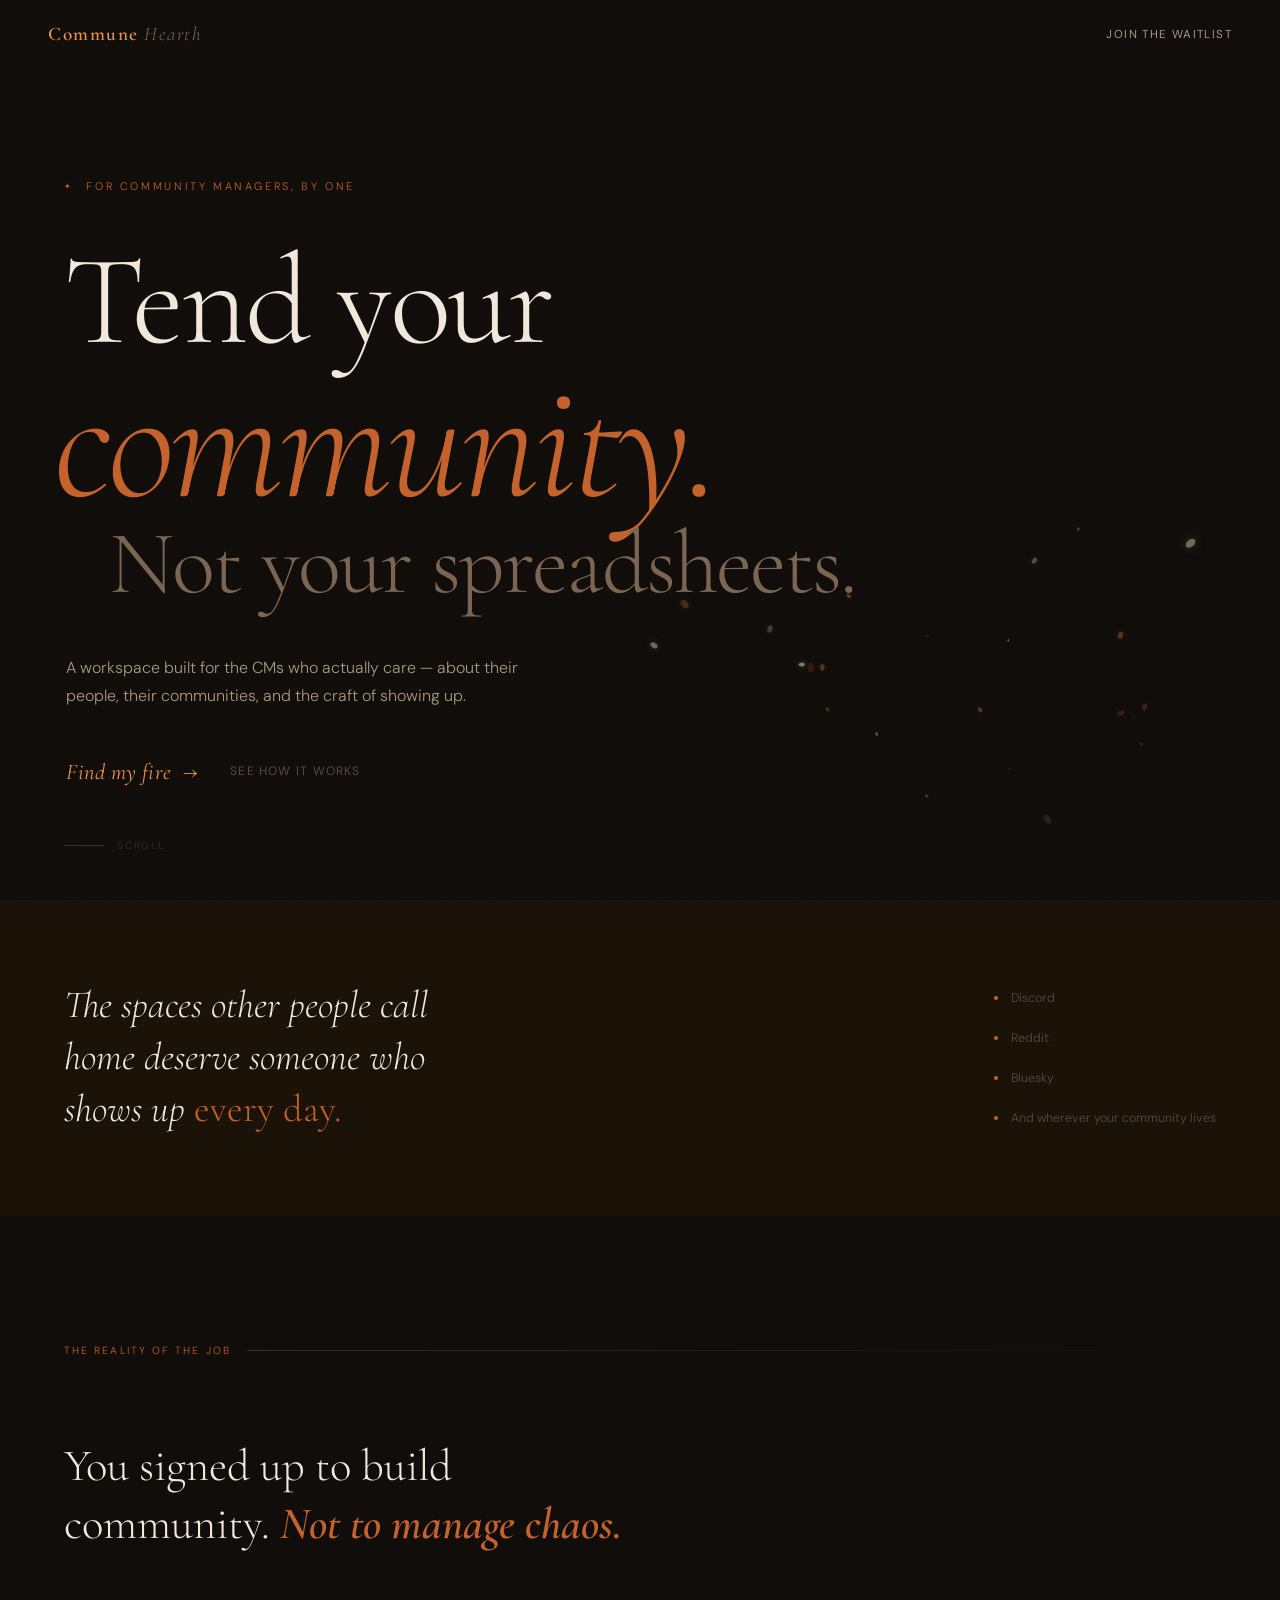
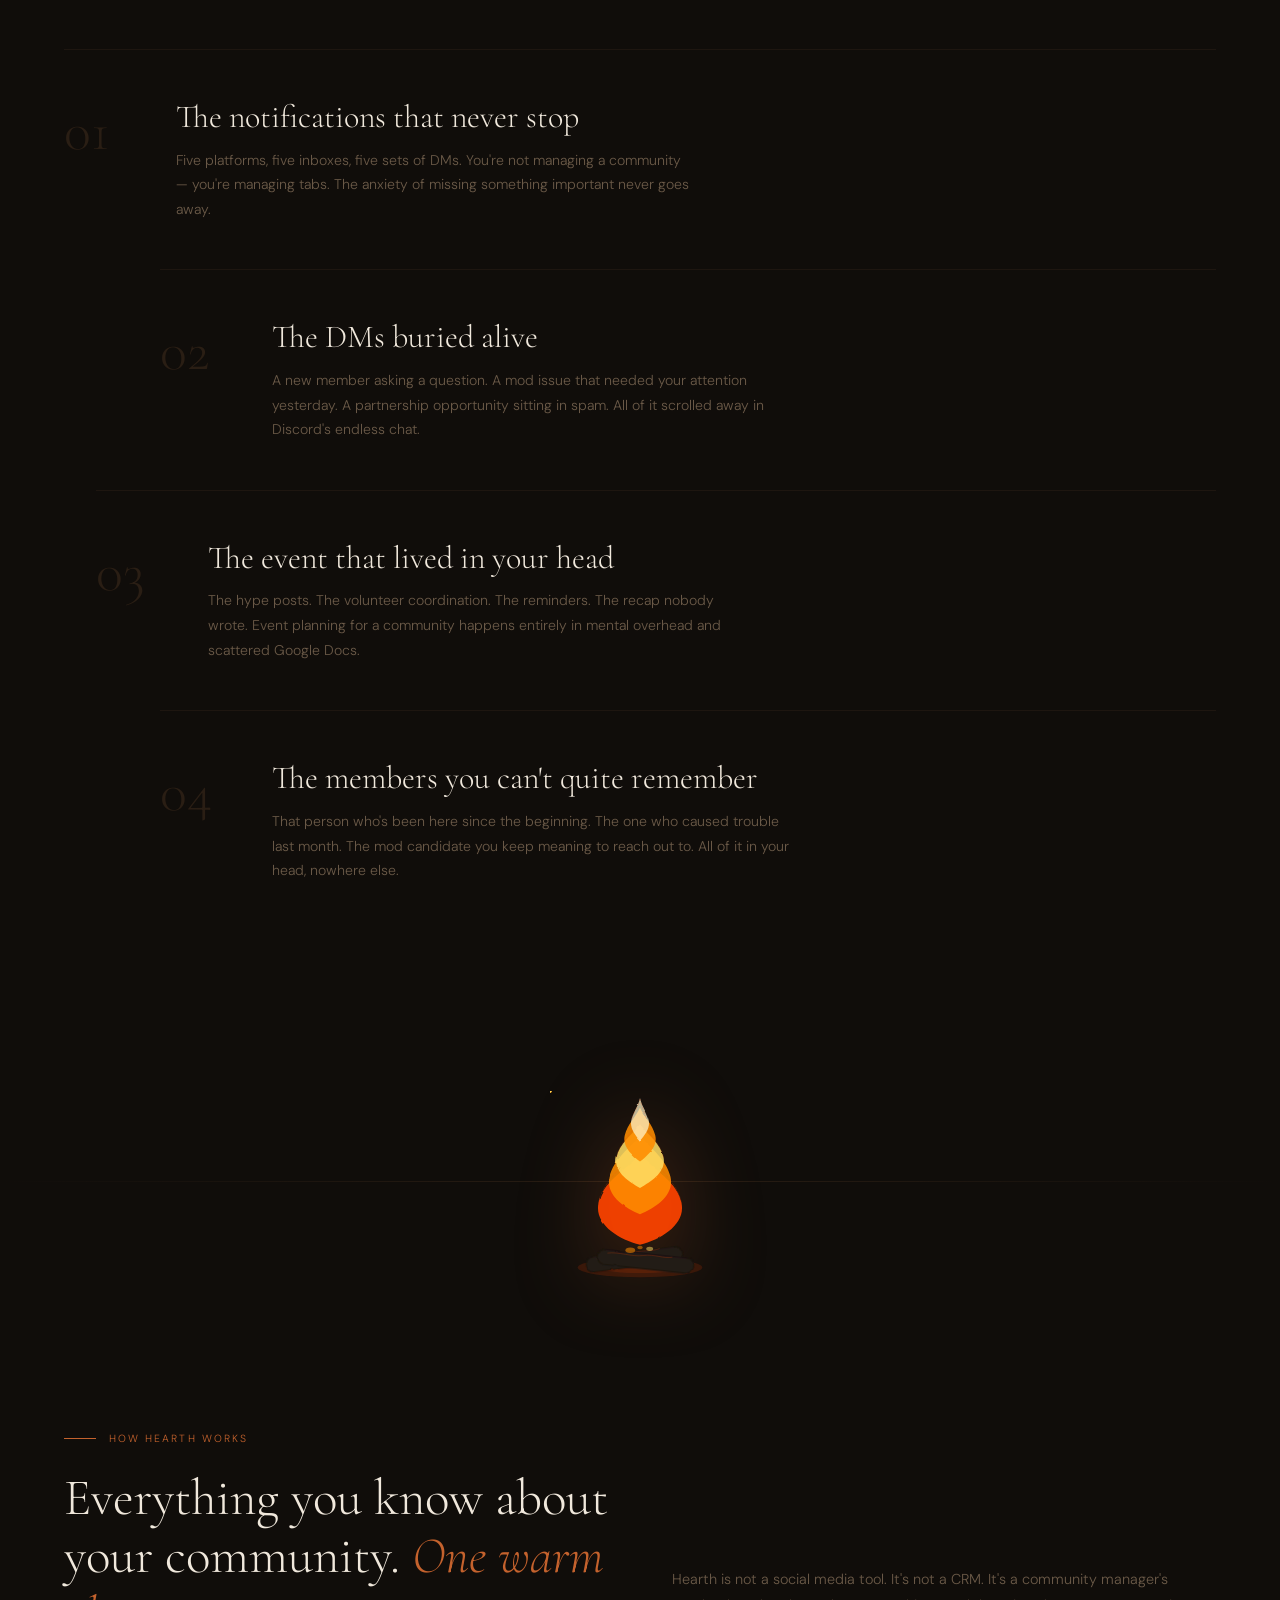
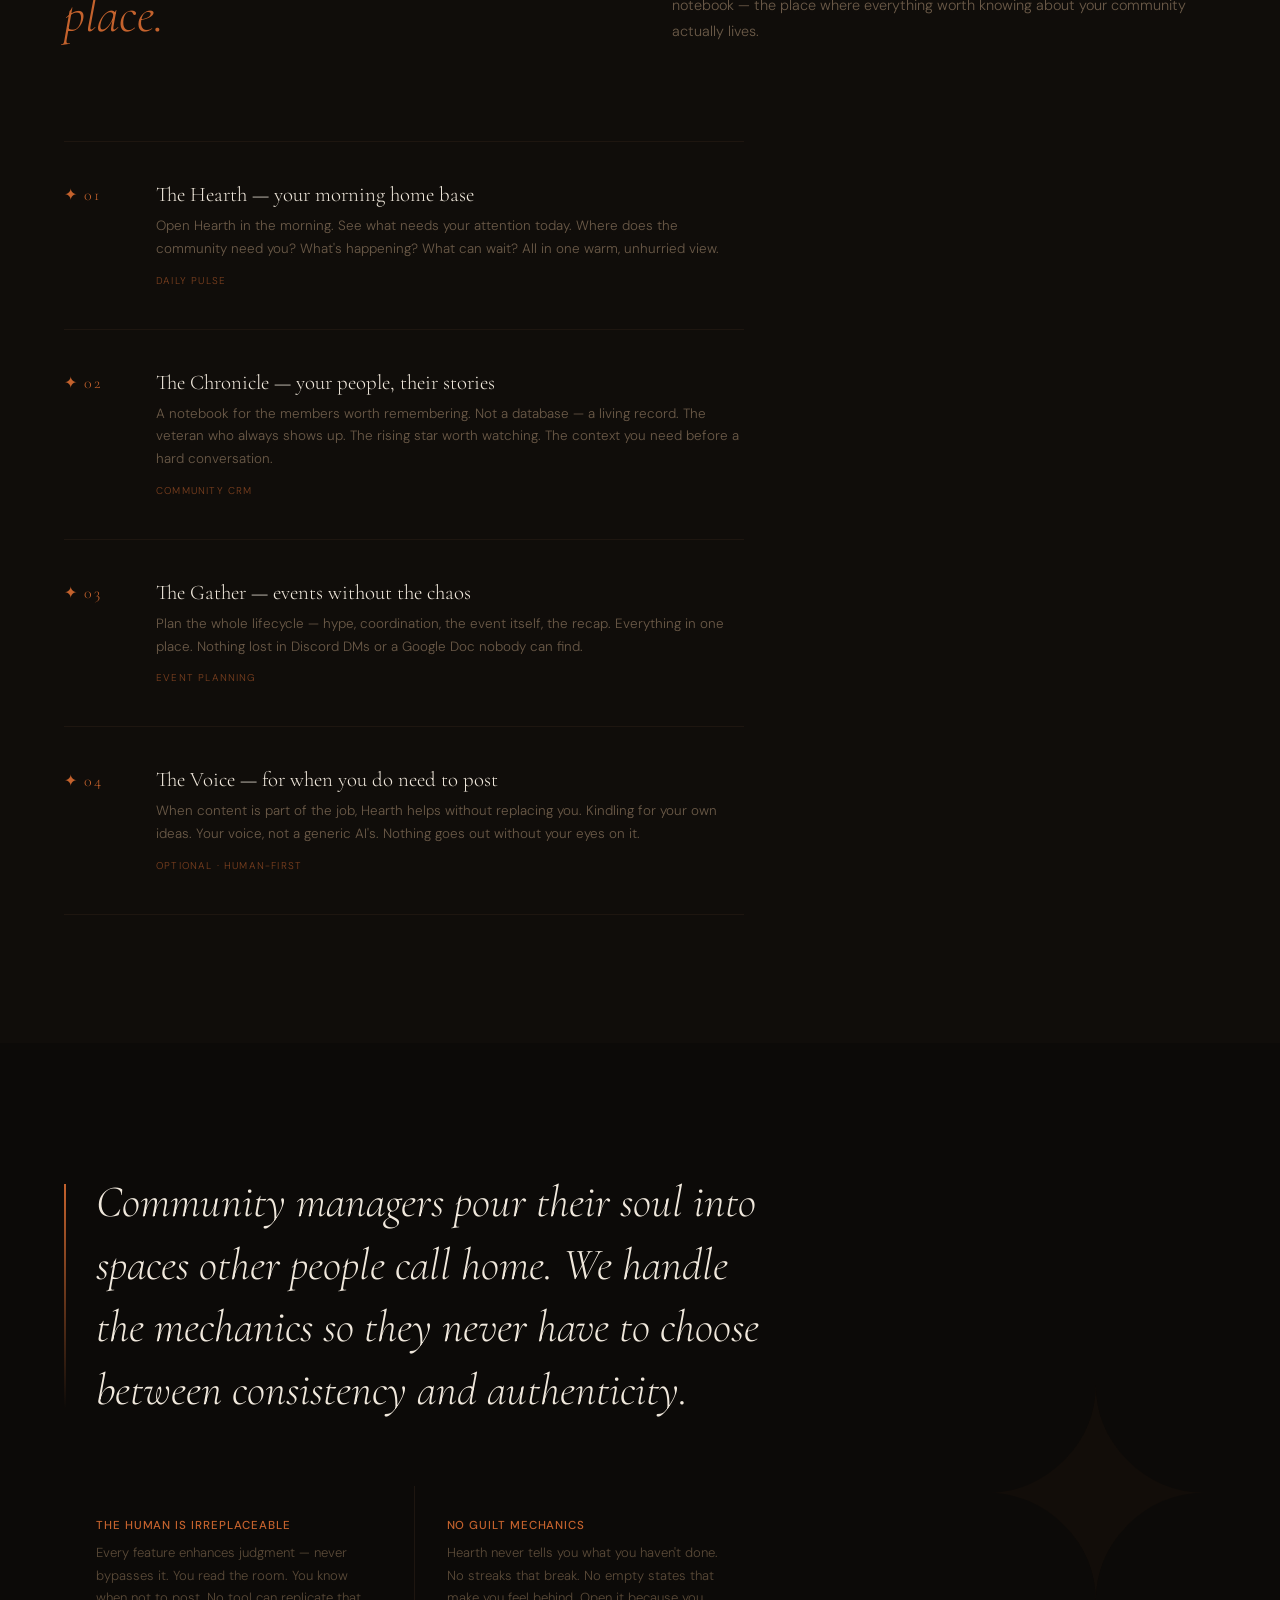
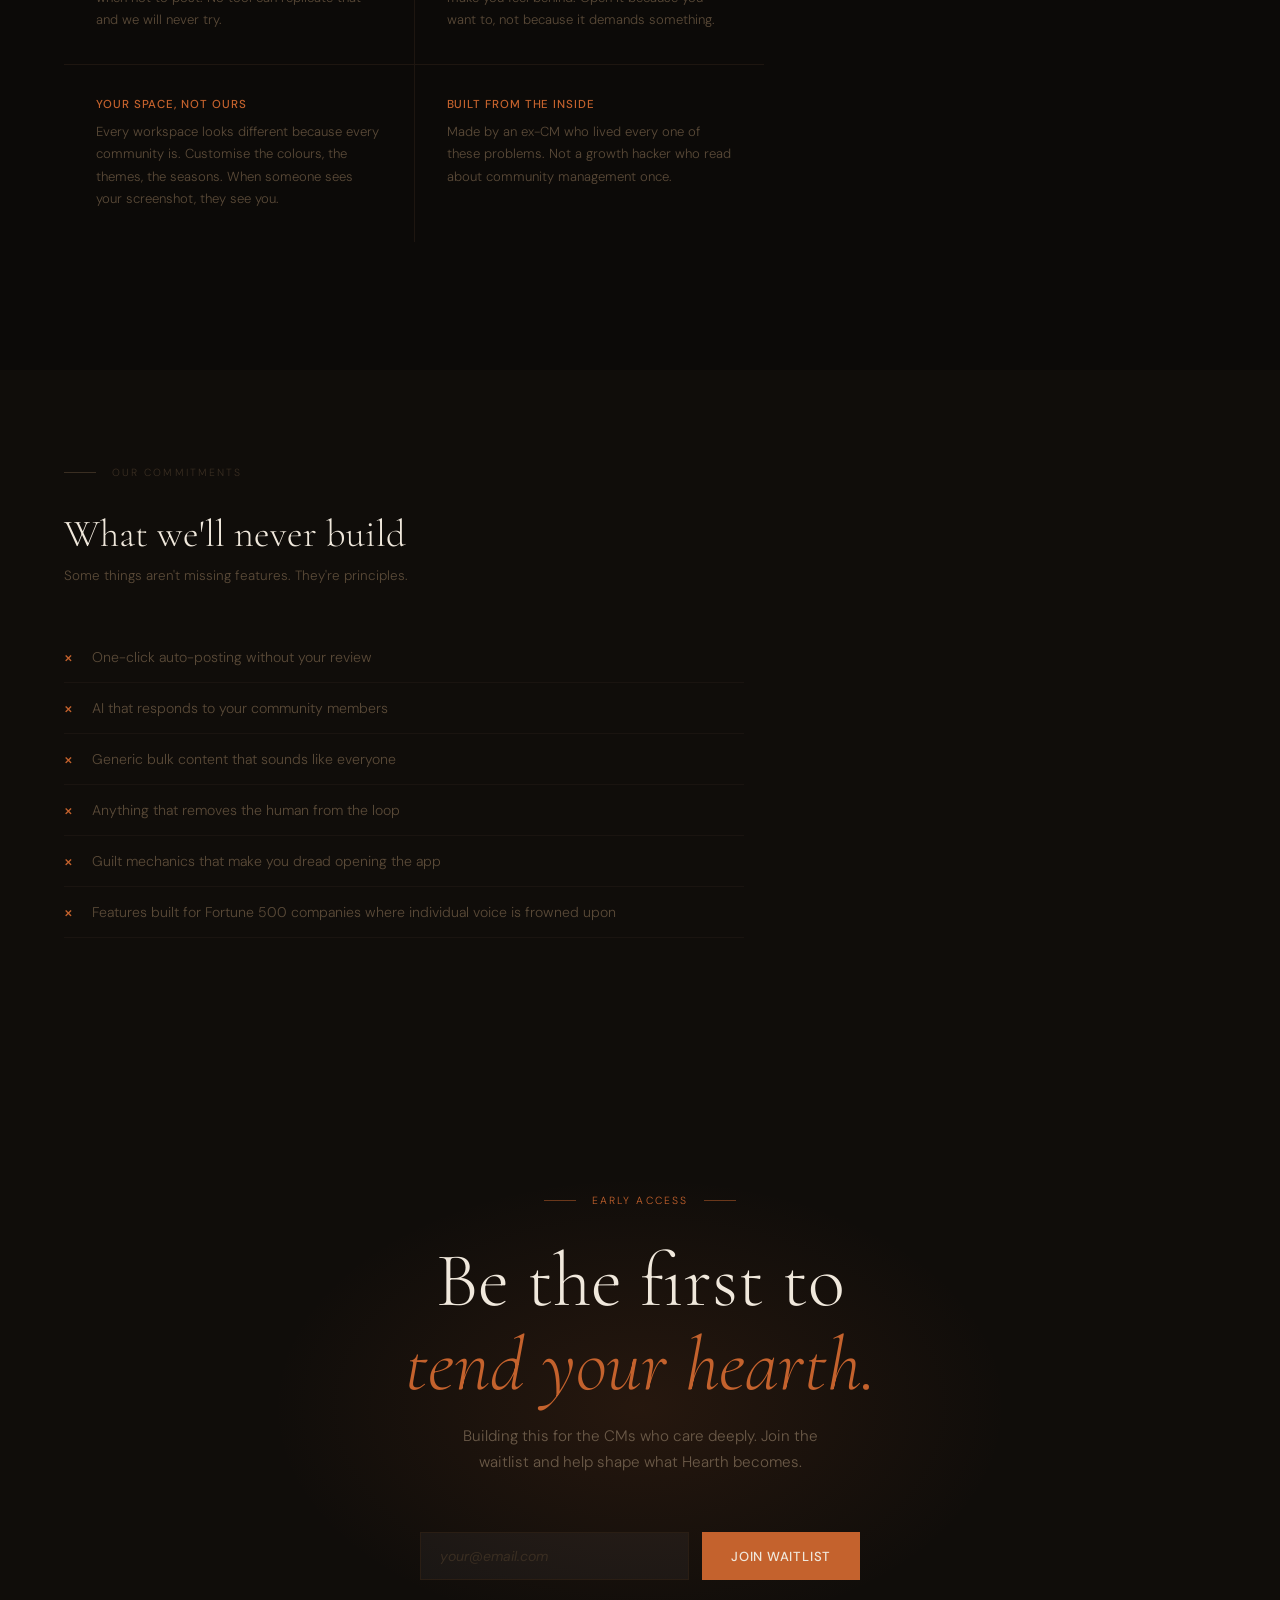
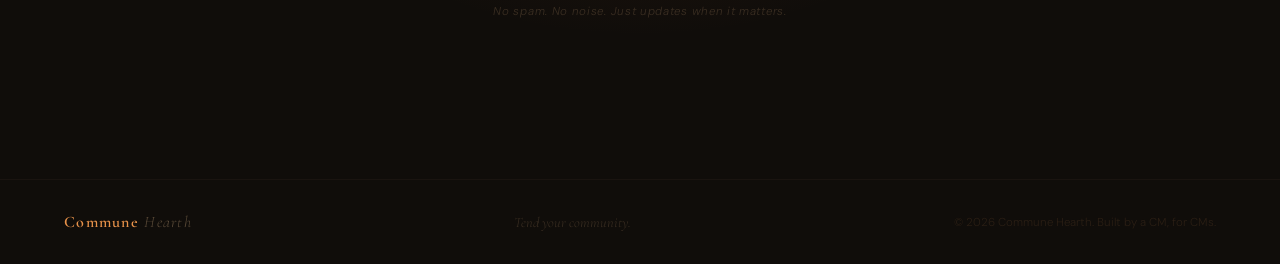
<file: index.html>
<!DOCTYPE html>
<html lang="en">
<head>
<meta charset="UTF-8">
<meta name="viewport" content="width=device-width, initial-scale=1.0">
<title>Commune Hearth — Tend Your Community</title>
<link rel="stylesheet" href="shared/base.css">
<link href="https://fonts.googleapis.com/css2?family=Cormorant+Garamond:ital,wght@0,300;0,400;0,600;1,300;1,400&family=DM+Sans:wght@300;400;500&display=swap" rel="stylesheet">
<style>
*, *::before, *::after { box-sizing: border-box; margin: 0; padding: 0; }
body { display: block; overflow-x: hidden; background: #100d0a; color: #f0e8dc; font-family: 'DM Sans', sans-serif; font-weight: 300; }

/* ── TEXTURE OVERLAY ── */
body::after {
  content: ''; position: fixed; inset: 0; pointer-events: none; z-index: 999;
  background-image: url("data:image/svg+xml,%3Csvg viewBox='0 0 512 512' xmlns='http://www.w3.org/2000/svg'%3E%3Cfilter id='n'%3E%3CfeTurbulence type='fractalNoise' baseFrequency='0.75' numOctaves='4' stitchTiles='stitch'/%3E%3C/filter%3E%3Crect width='100%25' height='100%25' filter='url(%23n)' opacity='0.04'/%3E%3C/svg%3E");
  opacity: 0.5; mix-blend-mode: overlay;
}

/* ── NAV ── */
nav {
  position: fixed; top: 0; left: 0; right: 0; z-index: 100;
  padding: 1.4rem 3rem; display: flex; align-items: center;
  justify-content: space-between;
}
.logo {
  font-family: 'Cormorant Garamond', serif; font-size: 1.2rem; font-weight: 600;
  letter-spacing: 0.08em; color: #e8924a; text-decoration: none;
}
.logo span { font-weight: 300; font-style: italic; color: #7a6552; }
.nav-cta {
  font-size: 0.72rem; letter-spacing: 0.12em; text-transform: uppercase;
  color: #a89880; text-decoration: none; cursor: pointer;
  background: none; font-family: 'DM Sans', sans-serif; transition: color 0.3s;
  border: none; padding: 0;
}
.nav-cta:hover { color: #f0e8dc; }

/* ── HERO ── */
.hero {
  min-height: 100vh; display: flex; flex-direction: column;
  justify-content: center; padding: 10rem 4rem 6rem;
  position: relative; overflow: hidden;
}
canvas#ember-canvas {
  position: absolute; inset: 0; width: 100%; height: 100%;
  pointer-events: none; z-index: 0;
}
.hero-inner { position: relative; z-index: 1; }

/* GIANT HEADLINE — breaks the grid intentionally */
.hero-eyebrow {
  font-size: 0.68rem; letter-spacing: 0.24em; text-transform: uppercase;
  color: #c4622d; margin-bottom: 3rem;
  opacity: 0; animation: fadeUp 0.8s ease forwards 0.2s;
  display: flex; align-items: center; gap: 0.8rem;
}
.hero-eyebrow::before { content: '✦'; font-size: 0.5rem; }

.hero-headline {
  margin-bottom: 3rem;
  opacity: 0; animation: fadeUp 0.8s ease forwards 0.4s;
}
.hero-headline .line {
  display: block;
  font-family: 'Cormorant Garamond', serif;
  font-weight: 300;
  line-height: 0.95;
  letter-spacing: -0.02em;
}
/* Each line a different size — intentionally uneven */
.hero-headline .line-1 {
  font-size: clamp(4rem, 10vw, 9rem);
  color: #f0e8dc;
}
.hero-headline .line-2 {
  font-size: clamp(5rem, 13vw, 12rem);
  color: #c4622d; font-style: italic;
  /* Bleeds past the container — the grid-breaking moment */
  margin-left: -0.06em;
}
.hero-headline .line-3 {
  font-size: clamp(3rem, 7vw, 6.5rem);
  color: #7a6552; font-weight: 300;
  margin-left: 0.5em;
}

.hero-sub {
  font-size: 1rem; color: #a89880; max-width: 42ch; line-height: 1.75;
  margin-bottom: 3rem; margin-left: 0.15em;
  opacity: 0; animation: fadeUp 0.8s ease forwards 0.6s;
}

.hero-actions {
  display: flex; gap: 2rem; align-items: center;
  opacity: 0; animation: fadeUp 0.8s ease forwards 0.8s;
  margin-left: 0.15em;
}
.btn-fire {
  background: none; border: none; cursor: pointer;
  font-family: 'Cormorant Garamond', serif; font-size: 1.4rem;
  font-style: italic; color: #e8924a; letter-spacing: 0.02em;
  display: flex; align-items: center; gap: 0.6rem; transition: all 0.3s;
  padding: 0; position: relative;
}
.btn-fire::after {
  content: ''; position: absolute; bottom: -3px; left: 0; right: 0;
  height: 1px; background: #e8924a; transform: scaleX(0);
  transform-origin: left; transition: transform 0.3s;
}
.btn-fire:hover::after { transform: scaleX(1); }
.btn-fire:hover { color: #f5c17a; }
.btn-secondary {
  font-size: 0.76rem; color: #5a4a38; letter-spacing: 0.1em;
  text-transform: uppercase; background: none; border: none;
  cursor: pointer; font-family: 'DM Sans', sans-serif; transition: color 0.3s;
}
.btn-secondary:hover { color: #a89880; }

/* SCROLL INDICATOR */
.scroll-hint {
  position: absolute; bottom: 3rem; left: 4rem; z-index: 1;
  font-size: 0.65rem; letter-spacing: 0.18em; text-transform: uppercase;
  color: #3a2e22; display: flex; align-items: center; gap: 0.8rem;
  opacity: 0; animation: fadeUp 0.8s ease forwards 1.2s;
}
.scroll-line {
  width: 40px; height: 1px; background: #3a2e22;
  transform-origin: left; animation: scrollPulse 2s ease-in-out infinite;
}
@keyframes scrollPulse { 0%,100%{opacity:0.4} 50%{opacity:1} }

@keyframes fadeUp {
  from{opacity:0;transform:translateY(20px)} to{opacity:1;transform:translateY(0)}
}

/* ── TEXTURE BREAK ── */
/* A full-bleed moment between hero and problems — breaks the flow */
.texture-break {
  position: relative; padding: 5rem 4rem;
  background: #1a1208;
  overflow: hidden;
}
.texture-break::before {
  content: '';
  position: absolute; inset: 0;
  background-image:
    repeating-linear-gradient(
      0deg, transparent, transparent 2px,
      rgba(196,98,45,0.015) 2px, rgba(196,98,45,0.015) 4px
    );
}
.texture-break-inner {
  position: relative; z-index: 1;
  display: flex; align-items: center; justify-content: space-between;
  gap: 4rem; flex-wrap: wrap;
}
.texture-break-quote {
  font-family: 'Cormorant Garamond', serif;
  font-size: clamp(1.6rem, 3vw, 2.8rem);
  font-weight: 300; font-style: italic;
  color: #f0e8dc; line-height: 1.35;
  max-width: 22ch; flex: 1;
}
.texture-break-quote em { color: #c4622d; font-style: normal; }
.texture-break-right {
  display: flex; flex-direction: column; gap: 1.5rem; flex-shrink: 0;
}
.texture-platform {
  display: flex; align-items: center; gap: 0.8rem;
  font-size: 0.78rem; color: #5a4a38;
}
.texture-platform-dot {
  width: 4px; height: 4px; border-radius: 50%;
  background: #c4622d; flex-shrink: 0;
  animation: dotBreath 3s ease-in-out infinite;
}
@keyframes dotBreath { 0%,100%{opacity:0.4} 50%{opacity:1} }

/* ── PAIN SECTION — editorial, no cards ── */
.pain-section {
  padding: 8rem 4rem;
  position: relative;
}

/* The section label sits rotated in the margin — hand-placed feeling */
.pain-eyebrow {
  font-size: 0.65rem; letter-spacing: 0.2em; text-transform: uppercase;
  color: #c4622d; margin-bottom: 5rem;
  display: flex; align-items: center; gap: 1rem;
}
.pain-eyebrow::after { content: ''; flex: 1; height: 1px; background: linear-gradient(to right, #3a2e22, transparent); }

.pain-intro {
  font-family: 'Cormorant Garamond', serif;
  font-size: clamp(1.8rem, 3.5vw, 3rem);
  font-weight: 300; line-height: 1.3;
  color: #f0e8dc; max-width: 28ch;
  margin-bottom: 6rem;
}
.pain-intro strong { color: #c4622d; font-weight: 600; font-style: italic; }

/* Pain items — pure typography, no cards, alternating indent */
.pain-items { display: flex; flex-direction: column; gap: 0; }

.pain-item {
  display: grid;
  grid-template-columns: 80px 1fr;
  gap: 2rem;
  padding: 3rem 0;
  border-top: 1px solid #1e1610;
  position: relative;
  transition: border-color 0.3s;
}
.pain-item:hover { border-color: #3a2e22; }
/* Alternating indent for hand-placed feeling */
.pain-item:nth-child(even) { margin-left: 6rem; }
.pain-item:nth-child(3) { margin-left: 2rem; }

.pain-num {
  font-family: 'Cormorant Garamond', serif;
  font-size: 3.5rem; font-weight: 300;
  color: #2a1e14; line-height: 1;
  user-select: none; align-self: start;
  padding-top: 0.3rem;
}
.pain-body {}
.pain-title {
  font-family: 'Cormorant Garamond', serif;
  font-size: clamp(1.4rem, 2.5vw, 2rem);
  font-weight: 300; color: #f0e8dc;
  margin-bottom: 0.7rem; line-height: 1.2;
}
.pain-desc {
  font-size: 0.88rem; color: #6b5a48; line-height: 1.75;
  max-width: 52ch;
}

/* ── FIRE INTERLUDE — fire sits between sections, belongs to neither ── */
.fire-interlude {
  position: relative; padding: 2rem 0 0;
  display: flex; justify-content: center;
  overflow: visible; /* intentionally overflows */
}
.fire-interlude-svg {
  width: 180px; position: relative; z-index: 2;
  filter: drop-shadow(0 0 40px rgba(196,98,45,0.3));
}
.fire-interlude::before {
  content: '';
  position: absolute; top: 50%; left: 0; right: 0;
  height: 1px; background: linear-gradient(to right, transparent, #2a1e14, transparent);
  z-index: 1;
}

/* ── HOW IT WORKS — asymmetric layout ── */
.how-section { padding: 8rem 4rem; }

.how-header {
  display: grid; grid-template-columns: 1fr 1fr; gap: 4rem;
  margin-bottom: 6rem; align-items: end;
}
.how-label {
  font-size: 0.65rem; letter-spacing: 0.2em; text-transform: uppercase;
  color: #c4622d; margin-bottom: 1.5rem;
  display: flex; align-items: center; gap: 0.8rem;
}
.how-label::before { content: ''; width: 2rem; height: 1px; background: #c4622d; }
.how-title {
  font-family: 'Cormorant Garamond', serif;
  font-size: clamp(2rem, 4vw, 3.5rem);
  font-weight: 300; line-height: 1.15; color: #f0e8dc;
}
.how-title em { font-style: italic; color: #c4622d; }
.how-desc { font-size: 0.9rem; color: #6b5a48; line-height: 1.8; align-self: end; }

/* Steps — not cards, more like a stacked list with connectors */
.how-steps { display: flex; flex-direction: column; gap: 0; max-width: 680px; }
.how-step {
  display: grid; grid-template-columns: 60px 1fr;
  gap: 2rem; padding: 2.5rem 0;
  border-top: 1px solid #1e1610;
  position: relative;
}
.how-step:last-child { border-bottom: 1px solid #1e1610; }
.how-step-num {
  font-family: 'Cormorant Garamond', serif;
  font-size: 1rem; font-weight: 300;
  color: #c4622d; letter-spacing: 0.1em;
  padding-top: 0.2rem;
}
.how-step-title {
  font-family: 'Cormorant Garamond', serif;
  font-size: 1.3rem; font-weight: 300;
  color: #f0e8dc; margin-bottom: 0.5rem;
}
.how-step-desc { font-size: 0.84rem; color: #6b5a48; line-height: 1.7; }
.how-step-tag {
  display: inline-block; margin-top: 0.8rem; font-size: 0.62rem;
  letter-spacing: 0.12em; text-transform: uppercase;
  color: #c4622d; opacity: 0.6;
}

/* ── PHILOSOPHY — full bleed dark moment ── */
.philosophy-section {
  padding: 8rem 4rem;
  background: #0c0a08;
  position: relative; overflow: hidden;
}
.philosophy-section::after {
  content: '✦';
  position: absolute; right: 4rem; top: 50%; transform: translateY(-50%);
  font-size: 18rem; color: rgba(196,98,45,0.03);
  font-family: 'Cormorant Garamond', serif;
  line-height: 1; pointer-events: none; user-select: none;
}
.phil-inner { max-width: 700px; position: relative; z-index: 1; }
.phil-quote {
  font-family: 'Cormorant Garamond', serif;
  font-size: clamp(1.8rem, 3.5vw, 3rem);
  font-weight: 300; font-style: italic;
  line-height: 1.4; color: #f0e8dc;
  margin-bottom: 4rem;
  position: relative; padding-left: 2rem;
}
.phil-quote::before {
  content: '';
  position: absolute; left: 0; top: 0.3em; bottom: 0.3em;
  width: 2px;
  background: linear-gradient(to bottom, #c4622d, transparent);
}
.phil-cards {
  display: grid; grid-template-columns: 1fr 1fr; gap: 1px;
  background: #1e1610;
}
.phil-card {
  background: #0c0a08; padding: 2rem;
  transition: background 0.3s;
}
.phil-card:hover { background: #100d0a; }
.phil-card h4 {
  font-size: 0.72rem; font-weight: 500; color: #c4622d;
  letter-spacing: 0.08em; text-transform: uppercase; margin-bottom: 0.6rem;
}
.phil-card p { font-size: 0.82rem; color: #5a4a38; line-height: 1.7; }

/* ── NEVER LIST ── */
.never-section { padding: 6rem 4rem; }
.never-inner { max-width: 680px; }
.never-label {
  font-size: 0.65rem; letter-spacing: 0.2em; text-transform: uppercase;
  color: #3a2e22; margin-bottom: 2rem;
  display: flex; align-items: center; gap: 1rem;
}
.never-label::before { content: ''; width: 2rem; height: 1px; background: #3a2e22; }
.never-title {
  font-family: 'Cormorant Garamond', serif;
  font-size: clamp(1.6rem, 3vw, 2.4rem);
  font-weight: 300; color: #f0e8dc; margin-bottom: 0.6rem;
}
.never-sub { font-size: 0.84rem; color: #5a4a38; margin-bottom: 3rem; }
.never-items { display: flex; flex-direction: column; gap: 0; }
.never-item {
  display: flex; align-items: baseline; gap: 1.2rem;
  padding: 1rem 0; border-bottom: 1px solid #1a1410;
  font-size: 0.88rem; color: #5a4a38; transition: color 0.25s;
}
.never-item:hover { color: #a89880; }
.never-x {
  font-size: 0.6rem; color: #c4622d; flex-shrink: 0;
  font-weight: 700; letter-spacing: 0.05em;
}

/* ── WAITLIST — the warm close ── */
.waitlist-section {
  padding: 10rem 4rem;
  position: relative; overflow: hidden;
  text-align: center;
}
.waitlist-glow {
  position: absolute; top: 50%; left: 50%;
  transform: translate(-50%, -50%);
  width: 800px; height: 500px;
  background: radial-gradient(ellipse, rgba(196,98,45,0.12) 0%, transparent 65%);
  pointer-events: none;
  animation: glowBreath 6s ease-in-out infinite;
}
@keyframes glowBreath { 0%,100%{opacity:0.6} 50%{opacity:1} }
.waitlist-inner { position: relative; z-index: 1; }
.waitlist-label {
  font-size: 0.65rem; letter-spacing: 0.2em; text-transform: uppercase;
  color: #c4622d; margin-bottom: 2rem;
  display: flex; align-items: center; justify-content: center; gap: 1rem;
}
.waitlist-label::before, .waitlist-label::after {
  content: ''; width: 2rem; height: 1px; background: #c4622d; opacity: 0.5;
}
.waitlist-title {
  font-family: 'Cormorant Garamond', serif;
  font-size: clamp(2.5rem, 6vw, 5rem);
  font-weight: 300; line-height: 1.1;
  color: #f0e8dc; margin-bottom: 1rem;
}
.waitlist-title em { font-style: italic; color: #c4622d; }
.waitlist-sub {
  font-size: 0.95rem; color: #6b5a48; max-width: 38ch;
  margin: 0 auto 3.5rem; line-height: 1.7;
}
.wl-form {
  display: flex; gap: 0.8rem; max-width: 440px;
  margin: 0 auto; flex-wrap: wrap; justify-content: center;
}
.wl-form input {
  flex: 1; min-width: 200px; background: rgba(255,255,255,0.04);
  border: 1px solid #2a1e14; border-radius: 0;
  padding: 0.9rem 1.2rem; color: #f0e8dc;
  font-family: 'DM Sans', sans-serif; font-size: 0.88rem;
  outline: none; transition: border-color 0.3s;
  /* Deliberately not rounded — breaks the AI-rounded pattern */
}
.wl-form input::placeholder { color: #3a2e22; font-style: italic; }
.wl-form input:focus { border-color: #c4622d; }
.wl-form button {
  background: #c4622d; color: #f0e8dc; border: none;
  padding: 0.9rem 1.8rem; border-radius: 0;
  font-family: 'DM Sans', sans-serif; font-size: 0.82rem;
  font-weight: 500; letter-spacing: 0.06em; text-transform: uppercase;
  cursor: pointer; transition: background 0.3s; white-space: nowrap;
}
.wl-form button:hover { background: #e8924a; }
.wl-note {
  margin-top: 1.5rem; font-size: 0.72rem; color: #3a2e22; letter-spacing: 0.06em;
  font-style: italic;
}
.wl-success {
  display: none; color: #e8924a; font-family: 'Cormorant Garamond', serif;
  font-size: 1.5rem; font-style: italic; margin-top: 1rem;
}

/* ── FOOTER ── */
footer {
  padding: 2rem 4rem; border-top: 1px solid #1a1410;
  display: flex; justify-content: space-between; align-items: center;
  flex-wrap: wrap; gap: 1rem;
}
.footer-logo {
  font-family: 'Cormorant Garamond', serif; font-size: 1rem;
  font-weight: 600; letter-spacing: 0.08em; color: #e8924a;
}
.footer-logo span { font-weight: 300; font-style: italic; color: #5a4a38; }
.footer-tagline { font-family: 'Cormorant Garamond', serif; font-style: italic; color: #3a2e22; font-size: 0.9rem; }
footer small { font-size: 0.72rem; color: #2a1e14; }

/* ── REVEAL ── */
.reveal { opacity: 0; transform: translateY(24px); transition: opacity 0.8s ease, transform 0.8s ease; }
.reveal.visible { opacity: 1; transform: translateY(0); }

/* ── RESPONSIVE ── */
@media (max-width: 900px) {
  .how-header { grid-template-columns: 1fr; gap: 2rem; }
  .phil-cards { grid-template-columns: 1fr; }
  .texture-break-inner { flex-direction: column; gap: 2rem; }
}
@media (max-width: 600px) {
  nav { padding: 1.2rem 1.5rem; }
  .hero { padding: 8rem 1.5rem 4rem; }
  .hero-headline .line-2 { margin-left: -0.04em; }
  .hero-headline .line-3 { margin-left: 0.2em; }
  .pain-section, .how-section, .never-section, .waitlist-section { padding: 5rem 1.5rem; }
  .philosophy-section { padding: 5rem 1.5rem; }
  .texture-break { padding: 3rem 1.5rem; }
  .pain-item:nth-child(even) { margin-left: 2rem; }
  .pain-item:nth-child(3) { margin-left: 0; }
  footer { padding: 2rem 1.5rem; flex-direction: column; text-align: center; }
}
</style>
</head>
<body>

<div id="theme-panel-mount"></div>

<!-- NAV — deliberately minimal, no backdrop blur -->
<nav>
  <a class="logo" href="index.html">Commune <span>Hearth</span></a>
  <button class="nav-cta" onclick="document.getElementById('waitlist').scrollIntoView({behavior:'smooth'})">Join the waitlist</button>
</nav>

<!-- ── HERO ── -->
<section class="hero">
  <canvas id="ember-canvas"></canvas>
  <div class="hero-inner">
    <p class="hero-eyebrow">For community managers, by one</p>

    <!-- Three lines, three different sizes, the middle one bleeds -->
    <div class="hero-headline">
      <span class="line line-1">Tend your</span>
      <span class="line line-2">community.</span>
      <span class="line line-3">Not your spreadsheets.</span>
    </div>

    <p class="hero-sub">A workspace built for the CMs who actually care — about their people, their communities, and the craft of showing up.</p>

    <div class="hero-actions">
      <button class="btn-fire" onclick="handleFindMyFire()">Find my fire &nbsp;→</button>
      <button class="btn-secondary" onclick="document.getElementById('the-problem').scrollIntoView({behavior:'smooth'})">See how it works</button>
    </div>
  </div>
  <div class="scroll-hint">
    <span class="scroll-line"></span>
    Scroll
  </div>
</section>

<!-- ── TEXTURE BREAK — platforms, hand-placed feeling ── -->
<div class="texture-break">
  <div class="texture-break-inner">
    <p class="texture-break-quote reveal">
      The spaces other people call home deserve someone who shows up <em>every day.</em>
    </p>
    <div class="texture-break-right reveal">
      <div class="texture-platform"><span class="texture-platform-dot"></span>Discord</div>
      <div class="texture-platform"><span class="texture-platform-dot" style="animation-delay:0.4s"></span>Reddit</div>
      <div class="texture-platform"><span class="texture-platform-dot" style="animation-delay:0.8s"></span>Bluesky</div>
      <div class="texture-platform"><span class="texture-platform-dot" style="animation-delay:1.2s"></span>And wherever your community lives</div>
    </div>
  </div>
</div>

<!-- ── PAIN — editorial, no cards ── -->
<section class="pain-section" id="the-problem">
  <p class="pain-eyebrow reveal">The reality of the job</p>
  <p class="pain-intro reveal">You signed up to build community. <strong>Not to manage chaos.</strong></p>
  <div class="pain-items">
    <div class="pain-item reveal">
      <span class="pain-num">01</span>
      <div class="pain-body">
        <div class="pain-title">The notifications that never stop</div>
        <p class="pain-desc">Five platforms, five inboxes, five sets of DMs. You're not managing a community — you're managing tabs. The anxiety of missing something important never goes away.</p>
      </div>
    </div>
    <div class="pain-item reveal">
      <span class="pain-num">02</span>
      <div class="pain-body">
        <div class="pain-title">The DMs buried alive</div>
        <p class="pain-desc">A new member asking a question. A mod issue that needed your attention yesterday. A partnership opportunity sitting in spam. All of it scrolled away in Discord's endless chat.</p>
      </div>
    </div>
    <div class="pain-item reveal">
      <span class="pain-num">03</span>
      <div class="pain-body">
        <div class="pain-title">The event that lived in your head</div>
        <p class="pain-desc">The hype posts. The volunteer coordination. The reminders. The recap nobody wrote. Event planning for a community happens entirely in mental overhead and scattered Google Docs.</p>
      </div>
    </div>
    <div class="pain-item reveal">
      <span class="pain-num">04</span>
      <div class="pain-body">
        <div class="pain-title">The members you can't quite remember</div>
        <p class="pain-desc">That person who's been here since the beginning. The one who caused trouble last month. The mod candidate you keep meaning to reach out to. All of it in your head, nowhere else.</p>
      </div>
    </div>
  </div>
</section>

<!-- ── FIRE INTERLUDE — sits between sections, breaks the flow ── -->
<div class="fire-interlude">
  <div class="fire-interlude-svg" id="fire-interlude-container"></div>
</div>

<!-- ── HOW IT WORKS ── -->
<section class="how-section" id="how">
  <div class="how-header reveal">
    <div>
      <p class="how-label">How Hearth works</p>
      <h2 class="how-title">Everything you know about your community. <em>One warm place.</em></h2>
    </div>
    <p class="how-desc">Hearth is not a social media tool. It's not a CRM. It's a community manager's notebook — the place where everything worth knowing about your community actually lives.</p>
  </div>
  <div class="how-steps">
    <div class="how-step reveal">
      <span class="how-step-num">✦ 01</span>
      <div>
        <div class="how-step-title">The Hearth — your morning home base</div>
        <p class="how-step-desc">Open Hearth in the morning. See what needs your attention today. Where does the community need you? What's happening? What can wait? All in one warm, unhurried view.</p>
        <span class="how-step-tag">Daily pulse</span>
      </div>
    </div>
    <div class="how-step reveal">
      <span class="how-step-num">✦ 02</span>
      <div>
        <div class="how-step-title">The Chronicle — your people, their stories</div>
        <p class="how-step-desc">A notebook for the members worth remembering. Not a database — a living record. The veteran who always shows up. The rising star worth watching. The context you need before a hard conversation.</p>
        <span class="how-step-tag">Community CRM</span>
      </div>
    </div>
    <div class="how-step reveal">
      <span class="how-step-num">✦ 03</span>
      <div>
        <div class="how-step-title">The Gather — events without the chaos</div>
        <p class="how-step-desc">Plan the whole lifecycle — hype, coordination, the event itself, the recap. Everything in one place. Nothing lost in Discord DMs or a Google Doc nobody can find.</p>
        <span class="how-step-tag">Event planning</span>
      </div>
    </div>
    <div class="how-step reveal">
      <span class="how-step-num">✦ 04</span>
      <div>
        <div class="how-step-title">The Voice — for when you do need to post</div>
        <p class="how-step-desc">When content is part of the job, Hearth helps without replacing you. Kindling for your own ideas. Your voice, not a generic AI's. Nothing goes out without your eyes on it.</p>
        <span class="how-step-tag">Optional · Human-first</span>
      </div>
    </div>
  </div>
</section>

<!-- ── PHILOSOPHY — full bleed dark ── -->
<section class="philosophy-section">
  <div class="phil-inner reveal">
    <p class="phil-quote">
      Community managers pour their soul into spaces other people call home. We handle the mechanics so they never have to choose between consistency and authenticity.
    </p>
    <div class="phil-cards">
      <div class="phil-card"><h4>The human is irreplaceable</h4><p>Every feature enhances judgment — never bypasses it. You read the room. You know when not to post. No tool can replicate that and we will never try.</p></div>
      <div class="phil-card"><h4>No guilt mechanics</h4><p>Hearth never tells you what you haven't done. No streaks that break. No empty states that make you feel behind. Open it because you want to, not because it demands something.</p></div>
      <div class="phil-card"><h4>Your space, not ours</h4><p>Every workspace looks different because every community is. Customise the colours, the themes, the seasons. When someone sees your screenshot, they see you.</p></div>
      <div class="phil-card"><h4>Built from the inside</h4><p>Made by an ex-CM who lived every one of these problems. Not a growth hacker who read about community management once.</p></div>
    </div>
  </div>
</section>

<!-- ── NEVER LIST ── -->
<section class="never-section">
  <div class="never-inner reveal">
    <p class="never-label">Our commitments</p>
    <h2 class="never-title">What we'll never build</h2>
    <p class="never-sub">Some things aren't missing features. They're principles.</p>
    <div class="never-items">
      <div class="never-item"><span class="never-x">✕</span>One-click auto-posting without your review</div>
      <div class="never-item"><span class="never-x">✕</span>AI that responds to your community members</div>
      <div class="never-item"><span class="never-x">✕</span>Generic bulk content that sounds like everyone</div>
      <div class="never-item"><span class="never-x">✕</span>Anything that removes the human from the loop</div>
      <div class="never-item"><span class="never-x">✕</span>Guilt mechanics that make you dread opening the app</div>
      <div class="never-item"><span class="never-x">✕</span>Features built for Fortune 500 companies where individual voice is frowned upon</div>
    </div>
  </div>
</section>

<!-- ── WAITLIST ── -->
<section class="waitlist-section" id="waitlist">
  <div class="waitlist-glow"></div>
  <div class="waitlist-inner">
    <p class="waitlist-label">Early access</p>
    <h2 class="waitlist-title">Be the first to<br><em>tend your hearth.</em></h2>
    <p class="waitlist-sub">Building this for the CMs who care deeply. Join the waitlist and help shape what Hearth becomes.</p>
    <div class="wl-form" id="wl-form">
      <input type="email" id="wl-email" placeholder="your@email.com">
      <button onclick="handleWaitlist()">Join waitlist</button>
    </div>
    <div class="wl-success" id="wl-success">You're on the list. Welcome to the hearth. 🔥</div>
    <p class="wl-note">No spam. No noise. Just updates when it matters.</p>
  </div>
</section>

<!-- ── FOOTER ── -->
<footer>
  <span class="footer-logo">Commune <span>Hearth</span></span>
  <span class="footer-tagline">Tend your community.</span>
  <small>© 2026 Commune Hearth. Built by a CM, for CMs.</small>
</footer>

<script src="shared/storage.js"></script>
<script src="shared/theme.js"></script>
<script src="shared/nav.js"></script>
<script src="shared/fire.js"></script>
<script>
  // Always Ember on landing
  applyThemeVars('ember', {});
  mountThemePanel();

  // Mount the interlude fire
  mountFire('fire-interlude-container');

  function handleFindMyFire() {
    if (HS.isOnboarded()) navigateTo('dashboard.html');
    else navigateTo('onboarding.html');
  }

  function handleWaitlist() {
    const val = document.getElementById('wl-email').value;
    if (!val || !val.includes('@')) {
      document.getElementById('wl-email').style.borderColor = '#c4622d';
      return;
    }
    document.getElementById('wl-form').style.display = 'none';
    document.getElementById('wl-success').style.display = 'block';
  }
  document.addEventListener('DOMContentLoaded', () => {
    document.getElementById('wl-email').addEventListener('keydown', e => {
      if (e.key === 'Enter') handleWaitlist();
    });
  });

  // Scroll reveal
  const obs = new IntersectionObserver((entries) => {
    entries.forEach((e, i) => {
      if (e.isIntersecting) {
        setTimeout(() => e.target.classList.add('visible'), i * 80);
        obs.unobserve(e.target);
      }
    });
  }, { threshold: 0.06 });
  document.querySelectorAll('.reveal').forEach(el => obs.observe(el));

  // Hero embers
  (function initEmbers() {
    const canvas = document.getElementById('ember-canvas');
    if (!canvas) return;
    const ctx = canvas.getContext('2d');
    function resize() { canvas.width = canvas.offsetWidth; canvas.height = canvas.offsetHeight; }
    resize();
    window.addEventListener('resize', resize);
    function getColors() {
      return ['#c4622d','#e8924a','#f5c17a','#fff5cc'];
    }
    function spawn() {
      const w = canvas.width, h = canvas.height;
      return {
        x: w * 0.5 + Math.random() * w * 0.46,
        y: h * 0.65 + Math.random() * h * 0.3,
        r: 1 + Math.random() * 4.5,
        vx: (Math.random() - 0.5) * 0.55,
        vy: -(0.4 + Math.random() * 1.2),
        alpha: 0, maxAlpha: 0.15 + Math.random() * 0.45,
        life: 0, maxLife: 100 + Math.random() * 160,
        color: getColors()[Math.floor(Math.random() * 4)],
        wobble: (Math.random() - 0.5) * 0.02,
      };
    }
    let embers = Array.from({length:24}, () => { const e = spawn(); e.life = Math.random() * e.maxLife; return e; });
    function draw() {
      ctx.clearRect(0, 0, canvas.width, canvas.height);
      if (Math.random() < 0.08 && embers.length < 32) embers.push(spawn());
      embers = embers.filter(e => e.life < e.maxLife);
      embers.forEach(e => {
        e.life++; e.vx += e.wobble; e.x += e.vx; e.y += e.vy;
        const q = e.maxLife * 0.25;
        if (e.life < q) e.alpha = e.maxAlpha * (e.life / q);
        else if (e.life > e.maxLife * 0.65) e.alpha = e.maxAlpha * (1 - (e.life - e.maxLife * 0.65) / (e.maxLife * 0.35));
        else e.alpha = e.maxAlpha;
        e.alpha = Math.max(0, e.alpha);
        ctx.save(); ctx.globalAlpha = e.alpha;
        if (e.r > 2.5) {
          const g = ctx.createRadialGradient(e.x, e.y, 0, e.x, e.y, e.r * 3);
          g.addColorStop(0, e.color + '40'); g.addColorStop(1, 'transparent');
          ctx.beginPath(); ctx.arc(e.x, e.y, e.r * 3, 0, Math.PI * 2);
          ctx.fillStyle = g; ctx.fill();
        }
        ctx.beginPath();
        ctx.ellipse(e.x, e.y, e.r, e.r * 0.65, e.life * 0.03, 0, Math.PI * 2);
        ctx.fillStyle = e.color; ctx.fill();
        ctx.restore();
      });
      requestAnimationFrame(draw);
    }
    draw();
  })();
</script>
</body>
</html>
</file>
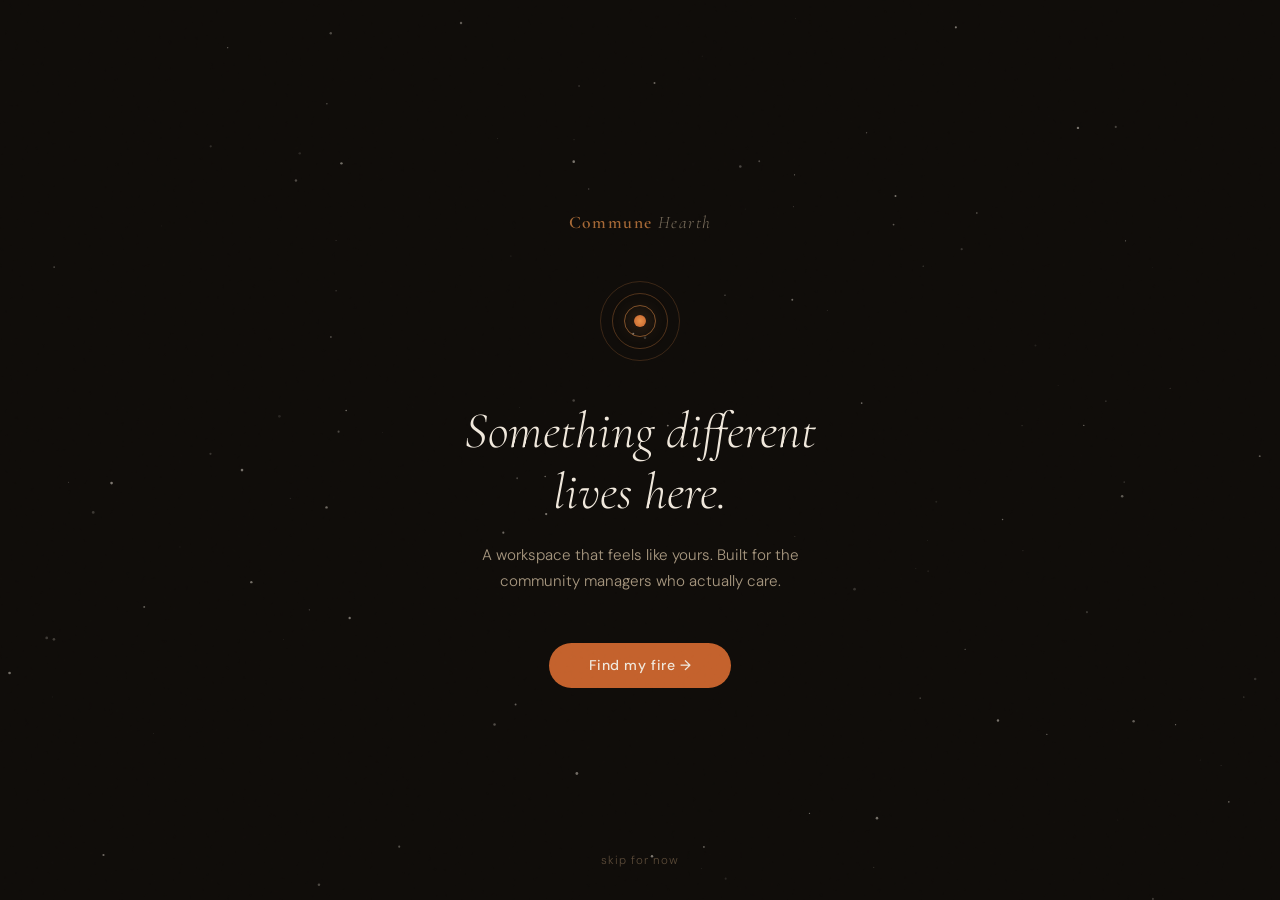
<file: dashboard.html>
<!DOCTYPE html>
<html lang="en">
<head>
<meta charset="UTF-8">
<meta name="viewport" content="width=device-width, initial-scale=1.0">
<title>Commune Hearth — Your Hearth</title>
<link rel="stylesheet" href="shared/base.css">
<style>
html, body { height: 100%; overflow: hidden; }
.app-shell { display: flex; height: 100vh; }
.app-main  { flex: 1; height: 100vh; overflow-y: auto; display: flex; flex-direction: column; padding: 1.8rem 2rem 0; gap: 1.4rem; position: relative; }

.ambient-glow {
  position: fixed; bottom: -20%; left: calc(var(--nav-w) + 15%);
  width: 600px; height: 400px; pointer-events: none; z-index: 0;
  background: radial-gradient(ellipse, var(--hero-glow) 0%, transparent 70%);
  animation: ambBreath 8s ease-in-out infinite;
}
@keyframes ambBreath { 0%,100%{opacity:.7} 50%{opacity:1} }

/* TOPBAR */
.topbar { display: flex; align-items: center; justify-content: space-between; position: relative; z-index: 1; flex-shrink: 0; }
.greeting-eyebrow { font-size: 0.65rem; letter-spacing: 0.18em; text-transform: uppercase; color: var(--faint); margin-bottom: 0.3rem; display: flex; align-items: center; gap: 0.5rem; }
.season-badge { background: rgba(196,98,45,0.12); border: 1px solid rgba(196,98,45,0.2); border-radius: 2rem; padding: 0.15rem 0.6rem; font-size: 0.6rem; letter-spacing: 0.12em; color: var(--accent); }
.greeting-headline { font-family: var(--heading-font); font-size: clamp(1.4rem,2.5vw,2rem); font-weight: 300; line-height: 1.2; }
.greeting-headline em { font-style: italic; color: var(--accent2); }
.topbar-right { display: flex; align-items: center; gap: 0.8rem; }
.topbar-time { font-size: 0.78rem; color: var(--faint); letter-spacing: 0.06em; text-align: right; }
.topbar-time strong { display: block; font-size: 1.1rem; font-weight: 400; color: var(--muted); }
.compose-btn {
  background: var(--accent); color: var(--btn-text); border: none;
  padding: 0.6rem 1.2rem; border-radius: 2rem; font-family: 'DM Sans', sans-serif;
  font-size: 0.78rem; font-weight: 500; letter-spacing: 0.04em; cursor: pointer;
  display: flex; align-items: center; gap: 0.4rem; transition: all 0.3s;
}
.compose-btn:hover { background: var(--accent2); transform: translateY(-1px); box-shadow: 0 6px 20px rgba(var(--fire-glow-rgb),0.35); }

/* GRID */
.content-grid {
  flex: 1; display: grid; min-height: 0;
  grid-template-columns: 280px 1fr 260px;
  grid-template-rows: auto 1fr;
  gap: 1.2rem; position: relative; z-index: 1;
}

/* HEARTH CARD */
.hearth-card {
  grid-column: 2; grid-row: 1 / 3;
  display: flex; flex-direction: column; align-items: center;
  justify-content: space-between; gap: 0.8rem;
  position: relative; overflow: hidden;
  padding: 1.3rem 1rem;
}
.hearth-card::before {
  content: ''; position: absolute; inset: 0;
  background: radial-gradient(ellipse at 50% 75%, var(--hero-glow) 0%, transparent 60%);
  pointer-events: none;
}
.hearth-title { font-family: var(--heading-font); font-size: 1.1rem; font-weight: 300; font-style: italic; color: var(--muted); letter-spacing: 0.04em; }
.community-name { font-family: var(--heading-font); font-size: clamp(1.6rem,2.5vw,2.2rem); font-weight: 600; letter-spacing: 0.06em; }

/* ARCH SCENE */
.hearth-scene {
  position: relative; width: 100%; flex: 1;
  display: flex; align-items: flex-end; justify-content: center;
  min-height: 220px; max-height: 320px;
  overflow: hidden;
}
#hearth-ember-canvas {
  position: absolute; inset: 0; width: 100%; height: 100%;
  pointer-events: none; z-index: 2;
}
.hearth-arch {
  position: absolute; bottom: 0; left: 50%; transform: translateX(-50%);
  width: 70%; z-index: 0; opacity: 0.5;
}
.hearth-hearthstone {
  position: absolute; bottom: 0; left: 50%; transform: translateX(-50%);
  width: 55%; z-index: 1;
}
.fire-container {
  width: 170px; position: relative; z-index: 3;
  margin-bottom: 22px; flex-shrink: 0;
}

/* WARMTH */
.warmth-row { display: flex; flex-direction: column; align-items: center; gap: 0.5rem; width: 100%; }
.warmth-label { font-size: 0.65rem; letter-spacing: 0.15em; text-transform: uppercase; color: var(--faint); }
.warmth-bar-wrap { width: 180px; height: 6px; background: rgba(255,255,255,0.06); border-radius: 3px; overflow: hidden; }
.warmth-bar { height: 100%; width: 72%; border-radius: 3px; background: linear-gradient(to right, var(--accent), var(--accent2)); box-shadow: 0 0 8px rgba(var(--fire-glow-rgb),0.5); animation: warmthPulse 3s ease-in-out infinite; }
@keyframes warmthPulse { 0%,100%{box-shadow:0 0 8px rgba(var(--fire-glow-rgb),0.4)} 50%{box-shadow:0 0 14px rgba(var(--fire-glow-rgb),0.7)} }
.warmth-reading { font-family: var(--heading-font); font-size: 0.85rem; font-style: italic; color: var(--accent2); }

/* STATS */
.quick-stats { display: flex; gap: 1.2rem; justify-content: center; }
.quick-stat { text-align: center; }
.quick-stat-num { font-family: var(--heading-font); font-size: 1.5rem; font-weight: 300; line-height: 1; }
.quick-stat-label { font-size: 0.62rem; letter-spacing: 0.1em; text-transform: uppercase; color: var(--faint); margin-top: 0.2rem; }
.quick-stat-delta { font-size: 0.68rem; color: #7ac47a; margin-top: 0.1rem; }

/* LEFT CARDS */
.todays-card    { grid-column: 1; grid-row: 1; }
.platforms-card { grid-column: 1; grid-row: 2; }

/* RIGHT CARDS */
.moments-card { grid-column: 3; grid-row: 1; }
.drafts-card  { grid-column: 3; grid-row: 2; }

/* POST ITEMS */
.post-items { display: flex; flex-direction: column; gap: 0.6rem; }
.post-item {
  display: flex; align-items: center; gap: 0.7rem;
  padding: 0.7rem 0.9rem; border: 1px solid var(--border);
  border-radius: 0.65rem; background: rgba(255,255,255,0.02);
  cursor: pointer; transition: all 0.25s;
  animation: slideIn 0.5s ease forwards; opacity: 0;
}
.post-item:hover { border-color: var(--accent); background: rgba(196,98,45,0.05); transform: translateX(3px); }
.post-item:nth-child(1){animation-delay:0.1s} .post-item:nth-child(2){animation-delay:0.2s}
.post-item:nth-child(3){animation-delay:0.3s} .post-item:nth-child(4){animation-delay:0.4s}
@keyframes slideIn { from{opacity:0;transform:translateX(-8px)} to{opacity:1;transform:translateX(0)} }
.post-info { flex: 1; min-width: 0; }
.post-title { font-size: 0.8rem; color: var(--text); white-space: nowrap; overflow: hidden; text-overflow: ellipsis; }
.post-time  { font-size: 0.68rem; color: var(--faint); margin-top: 0.1rem; }
.post-status { width: 6px; height: 6px; border-radius: 50%; flex-shrink: 0; }
.post-status.scheduled { background: var(--accent2); animation: dotBlink 2s ease-in-out infinite; }
.post-status.draft     { background: var(--faint); }
.post-status.review    { background: #e8c44a; animation: dotBlink 2s ease-in-out infinite; }
@keyframes dotBlink { 0%,100%{opacity:1} 50%{opacity:0.4} }

/* PLATFORM ROWS */
.platform-rows { display: flex; flex-direction: column; gap: 0.55rem; }
.platform-row {
  display: flex; align-items: center; gap: 0.7rem; padding: 0.55rem 0.75rem;
  border-radius: 0.5rem; background: rgba(255,255,255,0.02); transition: background 0.2s;
}
.platform-row:hover { background: var(--surface2); }
.p-name { font-size: 0.78rem; color: var(--muted); flex: 1; }
.p-indicator { width: 7px; height: 7px; border-radius: 50%; flex-shrink: 0; animation: dotBlink 2.5s ease-in-out infinite; }
.p-indicator.ok   { background: #7ac47a; }
.p-indicator.warn { background: #e8c44a; animation: dotBlink 1s ease-in-out infinite; }
.p-indicator.off  { background: var(--faint); animation: none; }
.p-status-text { font-size: 0.65rem; color: var(--faint); }

/* MOMENTS */
.moment-items { display: flex; flex-direction: column; gap: 0.7rem; }
.moment-item {
  padding: 0.8rem; border: 1px solid var(--border); border-radius: 0.65rem;
  background: rgba(255,255,255,0.02); transition: border-color 0.3s; cursor: pointer;
  animation: fadeUp 0.5s ease forwards; opacity: 0;
}
.moment-item:nth-child(1){animation-delay:0.2s} .moment-item:nth-child(2){animation-delay:0.35s}
.moment-item:nth-child(3){animation-delay:0.5s}
.moment-item:hover { border-color: rgba(196,98,45,0.3); }
@keyframes fadeUp { from{opacity:0;transform:translateY(6px)} to{opacity:1;transform:translateY(0)} }
.moment-text { font-size: 0.8rem; color: var(--muted); line-height: 1.5; font-style: italic; }
.moment-meta { font-size: 0.65rem; color: var(--faint); margin-top: 0.4rem; letter-spacing: 0.04em; }

/* DRAFTS */
.draft-items { display: flex; flex-direction: column; gap: 0.55rem; }
.draft-item {
  display: flex; align-items: center; gap: 0.7rem; padding: 0.65rem 0.8rem;
  border: 1px solid var(--border); border-radius: 0.6rem;
  cursor: pointer; transition: all 0.25s; background: rgba(255,255,255,0.02);
}
.draft-item:hover { border-color: var(--accent); background: rgba(196,98,45,0.04); }
.draft-info { flex: 1; min-width: 0; }
.draft-title { font-size: 0.78rem; color: var(--text); white-space: nowrap; overflow: hidden; text-overflow: ellipsis; }
.draft-platforms { font-size: 0.64rem; color: var(--faint); margin-top: 0.1rem; }
.draft-badge {
  font-size: 0.6rem; letter-spacing: 0.06em; text-transform: uppercase;
  padding: 0.15rem 0.45rem; border-radius: 2rem; white-space: nowrap;
  background: rgba(232,196,74,0.12); color: #e8c44a; border: 1px solid rgba(232,196,74,0.2);
}

/* STATUS BAR */
.status-bar {
  display: flex; align-items: center;
  gap: 1rem; padding: 0.5rem 0;
  border-top: 1px solid var(--border);
  flex-shrink: 0; position: sticky; bottom: 0;
  background: var(--bg); z-index: 5;
  overflow: hidden;
}
.status-item {
  display: flex; align-items: center; gap: 0.4rem;
  font-size: 0.68rem; color: var(--faint);
  white-space: nowrap; flex-shrink: 0;
}
.status-dot { width: 5px; height: 5px; border-radius: 50%; background: #7ac47a; animation: dotBlink 3s ease-in-out infinite; flex-shrink: 0; }
.status-bar-right {
  margin-left: auto; display: flex; align-items: center;
  gap: 0.5rem; font-size: 0.68rem; color: var(--faint);
  white-space: nowrap; flex-shrink: 0;
}
.chapter-badge {
  background: rgba(196,98,45,0.1); border: 1px solid rgba(196,98,45,0.2);
  border-radius: 2rem; padding: 0.2rem 0.7rem; font-size: 0.62rem;
  letter-spacing: 0.1em; color: var(--accent); animation: chapterGlow 4s ease-in-out infinite;
  white-space: nowrap;
}
@keyframes chapterGlow { 0%,100%{opacity:0.7} 50%{opacity:1} }

/* RESPONSIVE */
@media (max-width: 1024px) {
  .content-grid { grid-template-columns: 1fr 1fr; grid-template-rows: auto auto auto; }
  .hearth-card    { grid-column: 1/3; grid-row: 1; min-height: 340px; }
  .todays-card    { grid-column: 1; grid-row: 2; }
  .platforms-card { grid-column: 2; grid-row: 2; }
  .moments-card   { grid-column: 1; grid-row: 3; }
  .drafts-card    { grid-column: 2; grid-row: 3; }
  html, body { overflow: auto; height: auto; }
  .app-main { overflow-y: auto; height: auto; min-height: calc(100vh - 52px); }
}
@media (max-width: 599px) {
  .content-grid { grid-template-columns: 1fr; }
  .hearth-card    { grid-column:1; grid-row:1; min-height: 300px; }
  .todays-card    { grid-column:1; grid-row:2; }
  .moments-card   { grid-column:1; grid-row:3; }
  .platforms-card { grid-column:1; grid-row:4; }
  .drafts-card    { grid-column:1; grid-row:5; }
  .topbar { flex-wrap: wrap; gap: 0.8rem; }
  .status-bar { display: none; }
  .topbar-right { width: 100%; justify-content: space-between; }
  .topbar-time { display: none; }
}
</style>
</head>
<body>

<div class="app-shell">
  <div id="sidebar-mount"></div>
  <div id="theme-panel-mount"></div>

  <main class="app-main">
    <div class="ambient-glow"></div>

    <!-- TOPBAR -->
    <div class="topbar">
      <div>
        <div class="greeting-eyebrow">
          <span id="date-display"></span>
          <span class="season-badge">✦ The First Frost</span>
        </div>
        <h1 class="greeting-headline" id="greeting-headline">Good morning.</h1>
      </div>
      <div class="topbar-right">
        <div class="topbar-time">
          <strong id="clock-display">--:--</strong>
          <span id="ampm-display">AM</span>
        </div>
        <button class="compose-btn" onclick="navigateTo('workspace.html')">✦ New spark</button>
      </div>
    </div>

    <!-- GRID -->
    <div class="content-grid">

      <!-- TODAY'S FIRE -->
      <div class="card todays-card">
        <div class="card-label">Today's fire <span class="card-label-action">View all →</span></div>
        <div class="post-items" id="posts-list">
          <div class="post-item"><span>💬</span><div class="post-info"><div class="post-title">Tournament hype announcement</div><div class="post-time">Discord · 10:00 AM</div></div><div class="post-status scheduled"></div></div>
          <div class="post-item"><span>🟠</span><div class="post-info"><div class="post-title">Saturday tournament — join us</div><div class="post-time">Reddit · 2:00 PM</div></div><div class="post-status scheduled"></div></div>
          <div class="post-item"><span>📷</span><div class="post-info"><div class="post-title">Tournament promo graphic</div><div class="post-time">Instagram · 6:00 PM</div></div><div class="post-status review"></div></div>
          <div class="post-item"><span>🦋</span><div class="post-info"><div class="post-title">Quick hype post</div><div class="post-time">Bluesky · 6:15 PM</div></div><div class="post-status draft"></div></div>
        </div>
      </div>

      <!-- HEARTH -->
      <div class="card hearth-card">
        <div class="hearth-title">tending</div>
        <div class="community-name" id="community-name">Your Community</div>

        <!-- SCENE: arch + fire + embers -->
        <div class="hearth-scene">
          <canvas id="hearth-ember-canvas"></canvas>

          <!-- ARCH (SVG silhouette) -->
          <svg class="hearth-arch" viewBox="0 0 240 200" xmlns="http://www.w3.org/2000/svg">
            <path d="M10,200 L10,90 Q10,20 80,20 L160,20 Q230,20 230,90 L230,200 Z"
              fill="none" stroke="var(--accent)" stroke-width="2.5"
              stroke-linecap="round" stroke-linejoin="round"
              stroke-dasharray="6,4" opacity="0.5"/>
            <path d="M30,200 L30,95 Q30,42 80,42 L160,42 Q210,42 210,95 L210,200 Z"
              fill="var(--accent)" opacity="0.04"/>
            <!-- keystone -->
            <polygon points="110,14 130,14 135,28 105,28"
              fill="var(--accent)" opacity="0.3"/>
            <!-- side brick suggestions -->
            <line x1="10" y1="120" x2="30" y2="120" stroke="var(--accent)" stroke-width="1" opacity="0.25"/>
            <line x1="10" y1="150" x2="30" y2="150" stroke="var(--accent)" stroke-width="1" opacity="0.25"/>
            <line x1="10" y1="180" x2="30" y2="180" stroke="var(--accent)" stroke-width="1" opacity="0.25"/>
            <line x1="210" y1="120" x2="230" y2="120" stroke="var(--accent)" stroke-width="1" opacity="0.25"/>
            <line x1="210" y1="150" x2="230" y2="150" stroke="var(--accent)" stroke-width="1" opacity="0.25"/>
            <line x1="210" y1="180" x2="230" y2="180" stroke="var(--accent)" stroke-width="1" opacity="0.25"/>
          </svg>

          <!-- HEARTHSTONE (the floor shelf) -->
          <svg class="hearth-hearthstone" viewBox="0 0 300 18" xmlns="http://www.w3.org/2000/svg">
            <rect x="0" y="4" width="300" height="10" rx="3"
              fill="var(--accent)" opacity="0.1"/>
            <rect x="0" y="0" width="300" height="5" rx="2"
              fill="var(--accent)" opacity="0.07"/>
            <line x1="75"  y1="4" x2="75"  y2="14" stroke="var(--accent)" stroke-width="0.8" opacity="0.18"/>
            <line x1="150" y1="4" x2="150" y2="14" stroke="var(--accent)" stroke-width="0.8" opacity="0.18"/>
            <line x1="225" y1="4" x2="225" y2="14" stroke="var(--accent)" stroke-width="0.8" opacity="0.18"/>
          </svg>

          <!-- FIRE -->
          <div class="fire-container" id="fire-container"></div>
        </div>

        <div class="warmth-row">
          <div class="warmth-label">Community warmth</div>
          <div class="warmth-bar-wrap"><div class="warmth-bar"></div></div>
          <div class="warmth-reading">warm and growing</div>
        </div>
        <div class="quick-stats">
          <div class="quick-stat"><div class="quick-stat-num">2.4k</div><div class="quick-stat-label">Members</div><div class="quick-stat-delta">+23 today</div></div>
          <div class="quick-stat"><div class="quick-stat-num">4</div><div class="quick-stat-label">Posts today</div><div class="quick-stat-delta">3 scheduled</div></div>
          <div class="quick-stat"><div class="quick-stat-num">12</div><div class="quick-stat-label">Day streak</div><div class="quick-stat-delta">🔥 kept warm</div></div>
        </div>
      </div>

      <!-- MOMENTS -->
      <div class="card moments-card">
        <div class="card-label">From the community <span class="card-label-action">All →</span></div>
        <div class="moment-items">
          <div class="moment-item"><div class="moment-text">"Just found this community and I already feel at home. Tournament Saturday?? I'm in."</div><div class="moment-meta">Discord · #introductions · 8 min ago</div></div>
          <div class="moment-item"><div class="moment-text">New member introduction from @frostbite_plays — their third post this week.</div><div class="moment-meta">Discord · 42 min ago</div></div>
          <div class="moment-item"><div class="moment-text">Reddit post gaining traction — 47 upvotes in the first hour.</div><div class="moment-meta">Reddit · 1 hr ago</div></div>
        </div>
      </div>

      <!-- PLATFORMS -->
      <div class="card platforms-card">
        <div class="card-label">Platform health</div>
        <div class="platform-rows" id="platform-rows">
          <div class="platform-row"><span>💬</span><span class="p-name">Discord</span><span class="p-status-text">Connected</span><span class="p-indicator ok"></span></div>
          <div class="platform-row"><span>🟠</span><span class="p-name">Reddit</span><span class="p-status-text">Connected</span><span class="p-indicator ok"></span></div>
          <div class="platform-row"><span>🦋</span><span class="p-name">Bluesky</span><span class="p-status-text">Connected</span><span class="p-indicator ok"></span></div>
          <div class="platform-row"><span>📷</span><span class="p-name">Instagram</span><span class="p-status-text">Needs attention</span><span class="p-indicator warn"></span></div>
          <div class="platform-row"><span>🐦</span><span class="p-name">Twitter / X</span><span class="p-status-text">Not connected</span><span class="p-indicator off"></span></div>
        </div>
      </div>

      <!-- DRAFTS -->
      <div class="card drafts-card">
        <div class="card-label">Waiting for you <span class="card-label-action" onclick="navigateTo('workspace.html')">All drafts →</span></div>
        <div class="draft-items">
          <div class="draft-item" onclick="navigateTo('workspace.html')"><span>✍️</span><div class="draft-info"><div class="draft-title">Weekend tournament recap</div><div class="draft-platforms">Discord · Reddit · Bluesky</div></div><span class="draft-badge">Review</span></div>
          <div class="draft-item" onclick="navigateTo('workspace.html')"><span>✦</span><div class="draft-info"><div class="draft-title">New member welcome post</div><div class="draft-platforms">Discord</div></div><span class="draft-badge">Draft</span></div>
          <div class="draft-item" onclick="navigateTo('workspace.html')"><span>🗓</span><div class="draft-info"><div class="draft-title">November event schedule</div><div class="draft-platforms">All platforms</div></div><span class="draft-badge">Draft</span></div>
        </div>
      </div>

    </div>

    <!-- STATUS BAR -->
    <div class="status-bar">
      <div class="status-item"><span class="status-dot"></span>All systems tending</div>
      <div class="status-item">Last spark: 2 hours ago</div>
      <div class="status-item">4 posts this week</div>
      <div class="status-bar-right">Now playing &nbsp;<span class="chapter-badge">✦ Chapter One — The First Frost</span></div>
    </div>
  </main>
</div>

<script src="shared/storage.js"></script>
<script src="shared/theme.js"></script>
<script src="shared/nav.js"></script>
<script src="shared/fire.js"></script>
<script>
  // Guard — redirect to onboarding if not set up
  if (!HS.isOnboarded()) { window.location.href = 'onboarding.html'; }

  initTheme();
  mountSidebar('dashboard');
  mountThemePanel();
  setTimeout(syncThemePanelUI, 50);

  // Load user data
  const user = HS.getUser();
  if (user.community) {
    document.getElementById('community-name').textContent = user.community;
    document.title = user.community + ' Hearth — Commune Hearth';
  }
  document.getElementById('greeting-headline').innerHTML = buildGreeting(user.name);
  startClock('clock-display', 'ampm-display');
  formatDate(document.getElementById('date-display'));

  // Mount fire
  mountFire('fire-container');

  // ── HEARTH CARD EMBERS ───────────────────────────────────
  (function initHearthEmbers() {
    const canvas = document.getElementById('hearth-ember-canvas');
    if (!canvas) return;
    const ctx = canvas.getContext('2d');

    function resize() {
      canvas.width  = canvas.offsetWidth;
      canvas.height = canvas.offsetHeight;
    }
    resize();
    window.addEventListener('resize', resize);

    function getColors() {
      const s = getComputedStyle(document.documentElement);
      return [
        s.getPropertyValue('--accent').trim()       || '#c4622d',
        s.getPropertyValue('--accent2').trim()      || '#e8924a',
        s.getPropertyValue('--fire-bright').trim()  || '#ffe066',
        s.getPropertyValue('--fire-top').trim()     || '#fff5cc',
      ];
    }

    function spawn() {
      const w = canvas.width, h = canvas.height;
      const colors = getColors();
      // Embers rise from the fire area — center bottom of canvas
      const spread = w * 0.22;
      return {
        x:       w * 0.5 + (Math.random() - 0.5) * spread,
        y:       h * 0.78,
        r:       0.8 + Math.random() * 3.2,
        vx:      (Math.random() - 0.5) * 0.55,
        vy:      -(0.5 + Math.random() * 1.4),
        alpha:   0,
        maxAlpha: 0.2 + Math.random() * 0.55,
        life:    0,
        maxLife: 90 + Math.random() * 140,
        color:   colors[Math.floor(Math.random() * colors.length)],
        wobble:  (Math.random() - 0.5) * 0.018,
      };
    }

    let embers = [];
    for (let i = 0; i < 18; i++) {
      const e = spawn();
      e.life = Math.random() * e.maxLife;
      embers.push(e);
    }

    function draw() {
      ctx.clearRect(0, 0, canvas.width, canvas.height);

      if (Math.random() < 0.12 && embers.length < 26) embers.push(spawn());
      embers = embers.filter(e => e.life < e.maxLife);

      embers.forEach(e => {
        e.life++;
        e.vx += e.wobble;
        e.x  += e.vx;
        e.y  += e.vy;

        const quarter = e.maxLife * 0.25;
        if (e.life < quarter) {
          e.alpha = e.maxAlpha * (e.life / quarter);
        } else if (e.life > e.maxLife * 0.65) {
          e.alpha = e.maxAlpha * (1 - (e.life - e.maxLife * 0.65) / (e.maxLife * 0.35));
        } else {
          e.alpha = e.maxAlpha;
        }
        e.alpha = Math.max(0, e.alpha);

        ctx.save();
        ctx.globalAlpha = e.alpha;

        // Glow for larger embers
        if (e.r > 2) {
          const grd = ctx.createRadialGradient(e.x, e.y, 0, e.x, e.y, e.r * 3);
          grd.addColorStop(0, e.color + '50');
          grd.addColorStop(1, 'transparent');
          ctx.beginPath();
          ctx.arc(e.x, e.y, e.r * 3, 0, Math.PI * 2);
          ctx.fillStyle = grd;
          ctx.fill();
        }

        // Ember dot — slightly oval, rotates as it rises
        ctx.beginPath();
        ctx.ellipse(e.x, e.y, e.r, e.r * 0.7, e.life * 0.03, 0, Math.PI * 2);
        ctx.fillStyle = e.color;
        ctx.fill();

        ctx.restore();
      });

      requestAnimationFrame(draw);
    }

    draw();
  })();
</script>
</body>
</html>
</file>
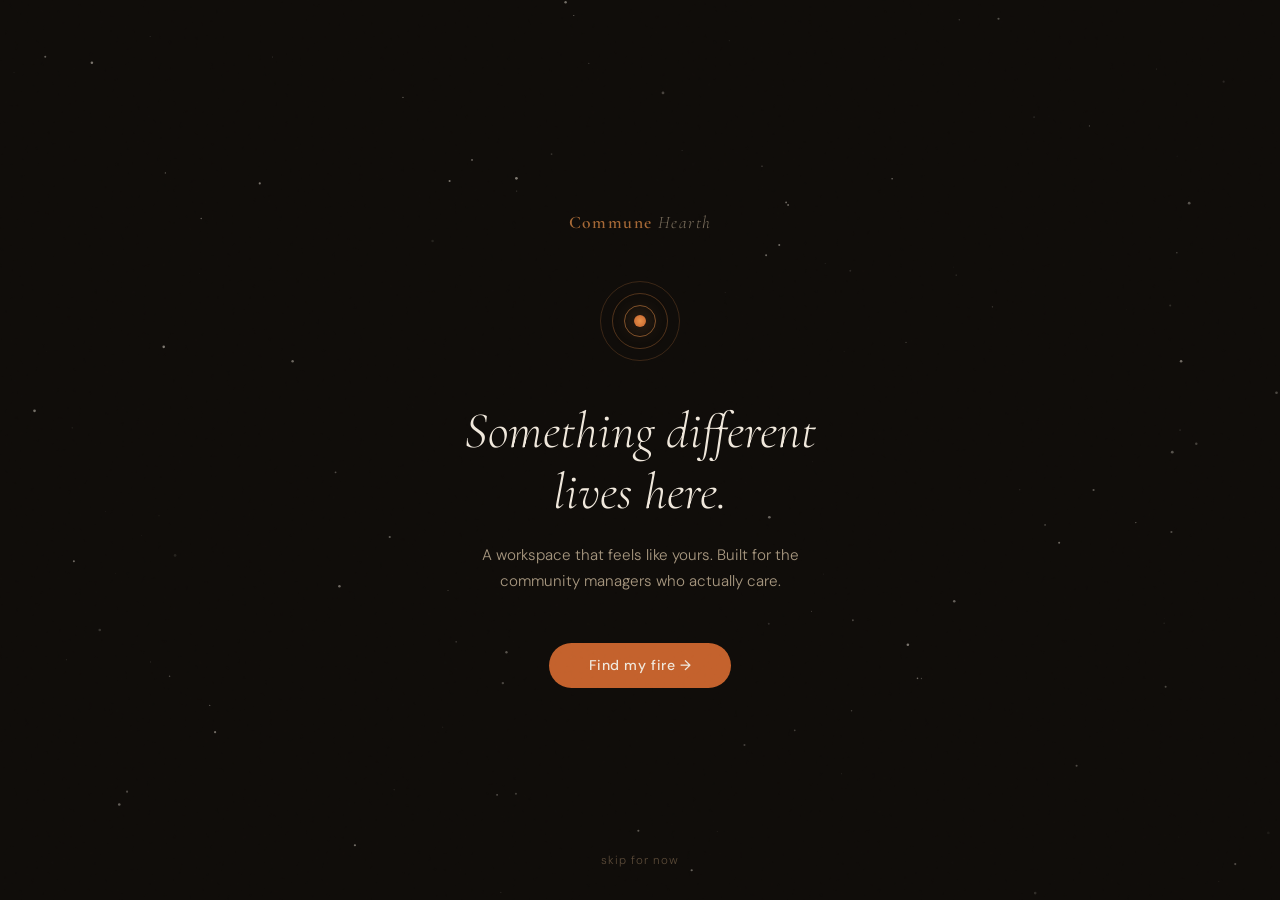
<file: onboarding.html>
<!DOCTYPE html>
<html lang="en">
<head>
<meta charset="UTF-8">
<meta name="viewport" content="width=device-width, initial-scale=1.0">
<title>Commune Hearth — Welcome</title>
<link rel="stylesheet" href="shared/base.css">
<style>
html, body { height: 100%; overflow: hidden; display: flex; align-items: center; justify-content: center; }

.screen {
  position: fixed; top: 50%; left: 50%; transform: translate(-50%,-50%);
  width: 100%; max-width: 520px; padding: 2rem;
  display: flex; flex-direction: column; align-items: center; text-align: center;
  opacity: 0; pointer-events: none; transition: opacity 0.45s ease, transform 0.45s ease;
}
.screen.active   { opacity: 1; pointer-events: all; transform: translate(-50%,-50%) translateY(0); }
.screen.exit-up  { opacity: 0; transform: translate(-50%, calc(-50% - 40px)); pointer-events: none; }
.screen.enter-up { transform: translate(-50%, calc(-50% + 40px)); }

/* PROGRESS */
.progress-bar { position: fixed; top: 0; left: 0; height: 2px; background: var(--accent); transition: width 0.5s ease; z-index: 100; opacity: 0.7; }
.back-btn {
  position: fixed; top: 1.5rem; left: 1.5rem; z-index: 100;
  background: none; border: none; color: var(--faint); cursor: pointer;
  font-size: 0.78rem; letter-spacing: 0.08em; font-family: 'DM Sans', sans-serif;
  display: none; align-items: center; gap: 0.4rem; transition: color 0.2s;
}
.back-btn:hover { color: var(--muted); }
.back-btn.visible { display: flex; }

/* DOTS */
.step-dots { display: flex; gap: 0.45rem; margin-bottom: 2.5rem; justify-content: center; }
.dot { width: 0.35rem; height: 0.35rem; border-radius: 50%; background: var(--faint); transition: all 0.4s; }
.dot.active { background: var(--accent); width: 1.2rem; border-radius: 0.2rem; }
.dot.done   { background: var(--muted); }

/* LOGO */
.hearth-logo {
  font-family: var(--heading-font); font-size: 1.1rem; font-weight: 600;
  letter-spacing: 0.08em; color: var(--accent2); margin-bottom: 3rem; opacity: 0.7;
}
.hearth-logo span { font-weight: 300; font-style: italic; color: var(--muted); }

/* ARRIVAL */
.arrival-symbol { width: 80px; height: 80px; margin: 0 auto 2.5rem; position: relative; }
.arrival-ring {
  position: absolute; inset: 0; border-radius: 50%;
  border: 1px solid rgba(232,146,74,0.2);
  animation: ringPulse 3s ease-in-out infinite;
}
.arrival-ring:nth-child(2) { inset: 12px; animation-delay: 0.4s; border-color: rgba(232,146,74,0.3); }
.arrival-ring:nth-child(3) { inset: 24px; animation-delay: 0.8s; border-color: rgba(232,146,74,0.5); }
.arrival-core {
  position: absolute; inset: 34px; border-radius: 50%;
  background: radial-gradient(circle, var(--accent2), var(--accent));
  box-shadow: 0 0 20px rgba(232,146,74,0.6);
  animation: corePulse 3s ease-in-out infinite;
}
@keyframes ringPulse { 0%,100%{opacity:0.6;transform:scale(1)} 50%{opacity:1;transform:scale(1.05)} }
@keyframes corePulse { 0%,100%{box-shadow:0 0 20px rgba(232,146,74,0.6)} 50%{box-shadow:0 0 30px rgba(232,146,74,0.9)} }

.arrival-headline {
  font-family: var(--heading-font); font-size: clamp(2.4rem,6vw,3.2rem);
  font-weight: 300; font-style: italic; line-height: 1.2; margin-bottom: 1.2rem;
}
.arrival-sub { font-size: 0.95rem; color: var(--muted); line-height: 1.7; max-width: 34ch; margin: 0 auto 3rem; }

/* QUESTIONS */
.screen-q {
  font-family: var(--heading-font); font-size: clamp(1.8rem,4vw,2.4rem);
  font-weight: 300; line-height: 1.25; margin-bottom: 0.6rem;
}
.screen-q em { font-style: italic; color: var(--accent); }
.screen-hint { font-size: 0.82rem; color: var(--faint); margin-bottom: 2.2rem; }

/* BUTTONS */
.btn {
  background: var(--accent); color: var(--btn-text); border: none;
  padding: 0.85rem 2.5rem; border-radius: 3rem; font-family: 'DM Sans', sans-serif;
  font-size: 0.88rem; font-weight: 500; letter-spacing: 0.04em;
  cursor: pointer; transition: all 0.3s; display: inline-flex; align-items: center; gap: 0.5rem;
}
.btn:hover { background: var(--accent2); transform: translateY(-2px); box-shadow: 0 8px 28px rgba(196,98,45,0.35); }
.btn:disabled { opacity: 0.4; cursor: not-allowed; transform: none; box-shadow: none; }

/* INPUT */
.text-input {
  width: 100%; background: rgba(255,255,255,0.04); border: 1px solid var(--border);
  border-radius: 0.75rem; padding: 1rem 1.4rem; color: var(--text);
  font-family: 'DM Sans', sans-serif; font-size: 1.05rem; font-weight: 300;
  outline: none; transition: all 0.3s; text-align: center; margin-bottom: 1.8rem;
  caret-color: var(--accent2);
}
.text-input::placeholder { color: var(--faint); font-style: italic; }
.text-input:focus { border-color: var(--accent); background: rgba(196,98,45,0.03); }

/* TYPE GRID */
.type-grid { display: grid; grid-template-columns: repeat(3,1fr); gap: 0.75rem; width: 100%; margin-bottom: 2rem; }
.type-card {
  padding: 1.1rem 0.5rem; border: 1px solid var(--border); border-radius: 0.75rem;
  background: var(--surface); cursor: pointer; transition: all 0.25s;
  display: flex; flex-direction: column; align-items: center; gap: 0.5rem;
}
.type-card:hover { border-color: rgba(196,98,45,0.4); }
.type-card.selected { border-color: var(--accent); background: rgba(196,98,45,0.08); }
.type-icon { font-size: 1.4rem; }
.type-label { font-size: 0.72rem; color: var(--muted); letter-spacing: 0.05em; }
.type-card.selected .type-label { color: var(--accent); }

/* VIBE GRID */
.vibe-grid { display: grid; grid-template-columns: repeat(2,1fr); gap: 0.75rem; width: 100%; margin-bottom: 2rem; }
.vibe-card {
  padding: 1.4rem 1rem; border: 1px solid var(--border); border-radius: 0.85rem;
  cursor: pointer; transition: all 0.3s; text-align: left; position: relative;
}
.vibe-card.selected { border-color: var(--accent); background: rgba(196,98,45,0.05); }
.vibe-swatch { width: 100%; height: 3.5rem; border-radius: 0.5rem; margin-bottom: 0.9rem; }
.vibe-name { font-size: 0.88rem; font-weight: 500; color: var(--text); margin-bottom: 0.2rem; }
.vibe-desc { font-size: 0.72rem; color: var(--muted); line-height: 1.4; }
.vibe-check {
  position: absolute; top: 0.7rem; right: 0.7rem;
  width: 1.2rem; height: 1.2rem; border-radius: 50%;
  border: 1px solid rgba(255,255,255,0.15); display: flex;
  align-items: center; justify-content: center; font-size: 0.55rem; transition: all 0.3s;
}
.vibe-card.selected .vibe-check { background: var(--accent); border-color: var(--accent); color: #fff; }

/* PLATFORMS */
.platform-grid { display: flex; flex-wrap: wrap; gap: 0.6rem; justify-content: center; margin-bottom: 2rem; width: 100%; }
.platform-pill {
  padding: 0.55rem 1.2rem; border: 1px solid var(--border); border-radius: 2rem;
  font-size: 0.82rem; color: var(--muted); cursor: pointer; transition: all 0.25s;
  display: flex; align-items: center; gap: 0.5rem;
  background: var(--surface); font-family: 'DM Sans', sans-serif;
}
.platform-pill.selected { border-color: var(--accent); color: var(--accent); background: rgba(196,98,45,0.07); }

/* FIRE SCREEN */
.fire-screen { padding-bottom: 1rem; }
.fire-wrap { width: 160px; margin: 0 auto 2rem; opacity: 0; transition: opacity 0.8s ease; }
.fire-wrap.lit { opacity: 1; }
.fire-community-name {
  font-family: var(--heading-font); font-size: clamp(1.6rem,4vw,2.2rem);
  font-weight: 300; font-style: italic; margin-bottom: 0.3rem;
  opacity: 0; transform: translateY(10px); transition: all 0.8s ease 1.2s;
}
.fire-community-name.show { opacity: 1; transform: translateY(0); }
.fire-community-name em { color: var(--accent); font-style: normal; }
.fire-tagline {
  font-size: 0.78rem; letter-spacing: 0.15em; text-transform: uppercase;
  color: var(--faint); margin-bottom: 2.5rem;
  opacity: 0; transition: opacity 0.8s ease 1.8s;
}
.fire-tagline.show { opacity: 1; }
.fire-enter-btn { opacity: 0; transform: translateY(8px); transition: all 0.6s ease 2.4s; }
.fire-enter-btn.show { opacity: 1; transform: translateY(0); }
.skip-row {
  position: fixed; bottom: 2rem; left: 50%; transform: translateX(-50%);
  font-size: 0.72rem; color: var(--faint); cursor: pointer;
  letter-spacing: 0.08em; transition: color 0.3s; z-index: 20;
}
.skip-row:hover { color: var(--muted); }

/* Stars canvas */
#stars { position: fixed; inset: 0; pointer-events: none; z-index: 0; }
</style>
</head>
<body>

<canvas id="stars"></canvas>
<div class="progress-bar" id="progress"></div>
<button class="back-btn" id="back-btn" onclick="prevScreen()">← back</button>

<!-- SCREEN 1 -->
<div class="screen active" id="screen-1">
  <div class="hearth-logo">Commune <span>Hearth</span></div>
  <div class="arrival-symbol">
    <div class="arrival-ring"></div><div class="arrival-ring"></div>
    <div class="arrival-ring"></div><div class="arrival-core"></div>
  </div>
  <h1 class="arrival-headline">Something different<br>lives here.</h1>
  <p class="arrival-sub">A workspace that feels like yours. Built for the community managers who actually care.</p>
  <button class="btn" onclick="nextScreen()">Find my fire →</button>
</div>

<!-- SCREEN 2 — NAME -->
<div class="screen enter-up" id="screen-2">
  <div class="hearth-logo">Commune <span>Hearth</span></div>
  <div class="step-dots" id="dots-2"></div>
  <p class="screen-q">Hello, wanderer.<br>What should we <em>call you?</em></p>
  <p class="screen-hint">Just your first name is perfect.</p>
  <input type="text" class="text-input" id="input-name" placeholder="Your name..." maxlength="40" oninput="onNameInput()">
  <button class="btn" id="btn-name" onclick="nextScreen()" disabled>Continue →</button>
</div>

<!-- SCREEN 3 — COMMUNITY -->
<div class="screen enter-up" id="screen-3">
  <div class="hearth-logo">Commune <span>Hearth</span></div>
  <div class="step-dots" id="dots-3"></div>
  <p class="screen-q">What's your<br><em>community called?</em></p>
  <p class="screen-hint">This becomes your workspace name.</p>
  <input type="text" class="text-input" id="input-community" placeholder="Community name..." maxlength="50" oninput="onCommunityInput()">
  <p style="font-size:0.75rem;color:var(--faint);margin-bottom:1rem;letter-spacing:0.05em;text-transform:uppercase">What kind of community?</p>
  <div class="type-grid">
    <div class="type-card" onclick="selectType(this,'Gaming')"><span class="type-icon">🎮</span><span class="type-label">Gaming</span></div>
    <div class="type-card" onclick="selectType(this,'Creative')"><span class="type-icon">🎨</span><span class="type-label">Creative</span></div>
    <div class="type-card" onclick="selectType(this,'Brand')"><span class="type-icon">✦</span><span class="type-label">Brand</span></div>
    <div class="type-card" onclick="selectType(this,'Lifestyle')"><span class="type-icon">🌿</span><span class="type-label">Lifestyle</span></div>
    <div class="type-card" onclick="selectType(this,'Fandom')"><span class="type-icon">💫</span><span class="type-label">Fandom</span></div>
    <div class="type-card" onclick="selectType(this,'Other')"><span class="type-icon">∞</span><span class="type-label">Other</span></div>
  </div>
  <button class="btn" id="btn-community" onclick="nextScreen()" disabled>Continue →</button>
</div>

<!-- SCREEN 4 — VIBE -->
<div class="screen enter-up" id="screen-4">
  <div class="hearth-logo">Commune <span>Hearth</span></div>
  <div class="step-dots" id="dots-4"></div>
  <p class="screen-q">How does your<br>community <em>feel?</em></p>
  <p class="screen-hint">Pick the vibe that's closest — you can fine-tune everything later.</p>
  <div class="vibe-grid">
    <div class="vibe-card" onclick="selectVibe(this,'ember')">
      <div class="vibe-check">✓</div>
      <div class="vibe-swatch" style="background:linear-gradient(135deg,#100d0a,#2d1f0e,#c4622d)"></div>
      <div class="vibe-name">Ember</div>
      <div class="vibe-desc">Deep, warm, mysterious. For serious communities with soul.</div>
    </div>
    <div class="vibe-card" onclick="selectVibe(this,'bloom')">
      <div class="vibe-check">✓</div>
      <div class="vibe-swatch" style="background:linear-gradient(135deg,#fdf6f0,#ffb8b8,#e8405a)"></div>
      <div class="vibe-name">Bloom</div>
      <div class="vibe-desc">Bright, warm, energetic. For communities full of life.</div>
    </div>
    <div class="vibe-card" onclick="selectVibe(this,'neon')">
      <div class="vibe-check">✓</div>
      <div class="vibe-swatch" style="background:linear-gradient(135deg,#0d0d14,#0d2030,#00e5ff)"></div>
      <div class="vibe-name">Neon</div>
      <div class="vibe-desc">Electric, sharp, bold. For gaming and tech communities.</div>
    </div>
    <div class="vibe-card" onclick="selectVibe(this,'meadow')">
      <div class="vibe-check">✓</div>
      <div class="vibe-swatch" style="background:linear-gradient(135deg,#f4f7f2,#c8e6c9,#3a7d44)"></div>
      <div class="vibe-name">Meadow</div>
      <div class="vibe-desc">Calm, grounded, natural. For cozy and lifestyle communities.</div>
    </div>
  </div>
  <button class="btn" id="btn-vibe" onclick="nextScreen()" disabled>Continue →</button>
</div>

<!-- SCREEN 5 — PLATFORMS -->
<div class="screen enter-up" id="screen-5">
  <div class="hearth-logo">Commune <span>Hearth</span></div>
  <div class="step-dots" id="dots-5"></div>
  <p class="screen-q">Where does your<br>community <em>live?</em></p>
  <p class="screen-hint">Select all that apply — you can always add more later.</p>
  <div class="platform-grid">
    <div class="platform-pill" onclick="togglePlatform(this,'discord')">💬 Discord</div>
    <div class="platform-pill" onclick="togglePlatform(this,'twitter')">🐦 Twitter / X</div>
    <div class="platform-pill" onclick="togglePlatform(this,'reddit')">🟠 Reddit</div>
    <div class="platform-pill" onclick="togglePlatform(this,'instagram')">📷 Instagram</div>
    <div class="platform-pill" onclick="togglePlatform(this,'bluesky')">🦋 Bluesky</div>
    <div class="platform-pill" onclick="togglePlatform(this,'youtube')">▶️ YouTube</div>
    <div class="platform-pill" onclick="togglePlatform(this,'tiktok')">🎵 TikTok</div>
    <div class="platform-pill" onclick="togglePlatform(this,'twitch')">🎮 Twitch</div>
  </div>
  <button class="btn" id="btn-platforms" onclick="lightHearth()" disabled>Light the hearth 🔥</button>
</div>

<!-- SCREEN 6 — FIRE -->
<div class="screen fire-screen enter-up" id="screen-6">
  <div class="fire-wrap" id="fire-wrap"></div>
  <p class="fire-community-name" id="fire-name"><em id="fire-community-display"></em> Hearth</p>
  <p class="fire-tagline" id="fire-tagline">is lit ✦ welcome home</p>
  <div class="fire-enter-btn" id="fire-enter">
    <button class="btn" onclick="enterHearth()">Enter your hearth →</button>
  </div>
</div>

<div class="skip-row" id="skip-row" onclick="enterHearth()">skip for now</div>

<script src="shared/storage.js"></script>
<script src="shared/theme.js"></script>
<script src="shared/nav.js"></script>
<script src="shared/fire.js"></script>
<script>
  initTheme();

  // Stars
  (function() {
    const c = document.getElementById('stars');
    const ctx = c.getContext('2d');
    c.width = window.innerWidth; c.height = window.innerHeight;
    const stars = Array.from({length:120}, () => ({
      x:Math.random()*c.width, y:Math.random()*c.height,
      r:Math.random()*1.2+0.2, a:Math.random(), s:Math.random()*0.003+0.001
    }));
    function draw() {
      ctx.clearRect(0,0,c.width,c.height);
      stars.forEach(s => {
        s.a+=s.s; if(s.a>1)s.s*=-1; if(s.a<0)s.s*=-1;
        ctx.beginPath(); ctx.arc(s.x,s.y,s.r,0,Math.PI*2);
        ctx.fillStyle=`rgba(240,232,220,${s.a*0.5})`; ctx.fill();
      });
      requestAnimationFrame(draw);
    }
    draw();
    window.addEventListener('resize',()=>{c.width=window.innerWidth;c.height=window.innerHeight;});
  })();

  // State
  let currentScreen = 1;
  const TOTAL_STEPS = 4;
  let selectedVibe = null;
  let selectedPlatforms = [];
  let communityType = '';

  function renderDots(id) {
    const el = document.getElementById('dots-' + id);
    if (!el) return;
    el.innerHTML = '';
    for (let i = 1; i <= TOTAL_STEPS; i++) {
      const d = document.createElement('div');
      d.className = 'dot' + (i === id-1 ? ' active' : i < id-1 ? ' done' : '');
      el.appendChild(d);
    }
  }

  function showScreen(n) {
    const prev = document.getElementById('screen-' + currentScreen);
    const next = document.getElementById('screen-' + n);
    prev.classList.add('exit-up'); prev.classList.remove('active');
    next.classList.remove('enter-up'); next.classList.add('active');
    setTimeout(() => { prev.classList.remove('exit-up'); prev.classList.add('enter-up'); }, 450);
    currentScreen = n;
    document.getElementById('progress').style.width = ((n-1)/5*100) + '%';
    renderDots(n);
    const backBtn = document.getElementById('back-btn');
    backBtn.classList.toggle('visible', n > 1 && n < 6);
    document.getElementById('skip-row').style.display = n >= 6 ? 'none' : 'block';
  }

  function nextScreen() { if (currentScreen < 6) showScreen(currentScreen + 1); }
  function prevScreen() { if (currentScreen > 1) showScreen(currentScreen - 1); }

  function onNameInput() {
    const val = document.getElementById('input-name').value.trim();
    document.getElementById('btn-name').disabled = val.length < 1;
  }

  function onCommunityInput() {
    const val = document.getElementById('input-community').value.trim();
    document.getElementById('btn-community').disabled = val.length < 1 || !communityType;
  }

  function selectType(el, type) {
    document.querySelectorAll('.type-card').forEach(c => c.classList.remove('selected'));
    el.classList.add('selected');
    communityType = type;
    onCommunityInput();
  }

  function selectVibe(el, name) {
    document.querySelectorAll('.vibe-card').forEach(c => c.classList.remove('selected'));
    el.classList.add('selected');
    selectedVibe = name;
    applyPreset(name);
    document.getElementById('btn-vibe').disabled = false;
  }

  function togglePlatform(el, platform) {
    el.classList.toggle('selected');
    if (el.classList.contains('selected')) {
      if (!selectedPlatforms.includes(platform)) selectedPlatforms.push(platform);
    } else {
      selectedPlatforms = selectedPlatforms.filter(p => p !== platform);
    }
    document.getElementById('btn-platforms').disabled = selectedPlatforms.length === 0;
  }

  function lightHearth() {
    const name  = document.getElementById('input-name').value.trim();
    const community = document.getElementById('input-community').value.trim();
    HS.setUser({ name, community, type: communityType, platforms: selectedPlatforms });
    if (selectedVibe) HS.setTheme(selectedVibe, {});
    document.getElementById('fire-community-display').textContent = community || 'Your';
    showScreen(6);
    mountFire('fire-wrap');
    setTimeout(() => {
      document.getElementById('fire-wrap').classList.add('lit');
      setTimeout(() => {
        document.getElementById('fire-name').classList.add('show');
        document.getElementById('fire-tagline').classList.add('show');
        setTimeout(() => document.getElementById('fire-enter').classList.add('show'), 600);
      }, 800);
    }, 300);
  }

  function enterHearth() {
    HS.setOnboarded();
    navigateTo('dashboard.html');
  }

  renderDots(2);
  document.addEventListener('keydown', e => {
    if (e.key !== 'Enter') return;
    const map = {2:'btn-name', 3:'btn-community'};
    if (map[currentScreen]) {
      const b = document.getElementById(map[currentScreen]);
      if (b && !b.disabled) b.click();
    }
  });
</script>
</body>
</html>
</file>
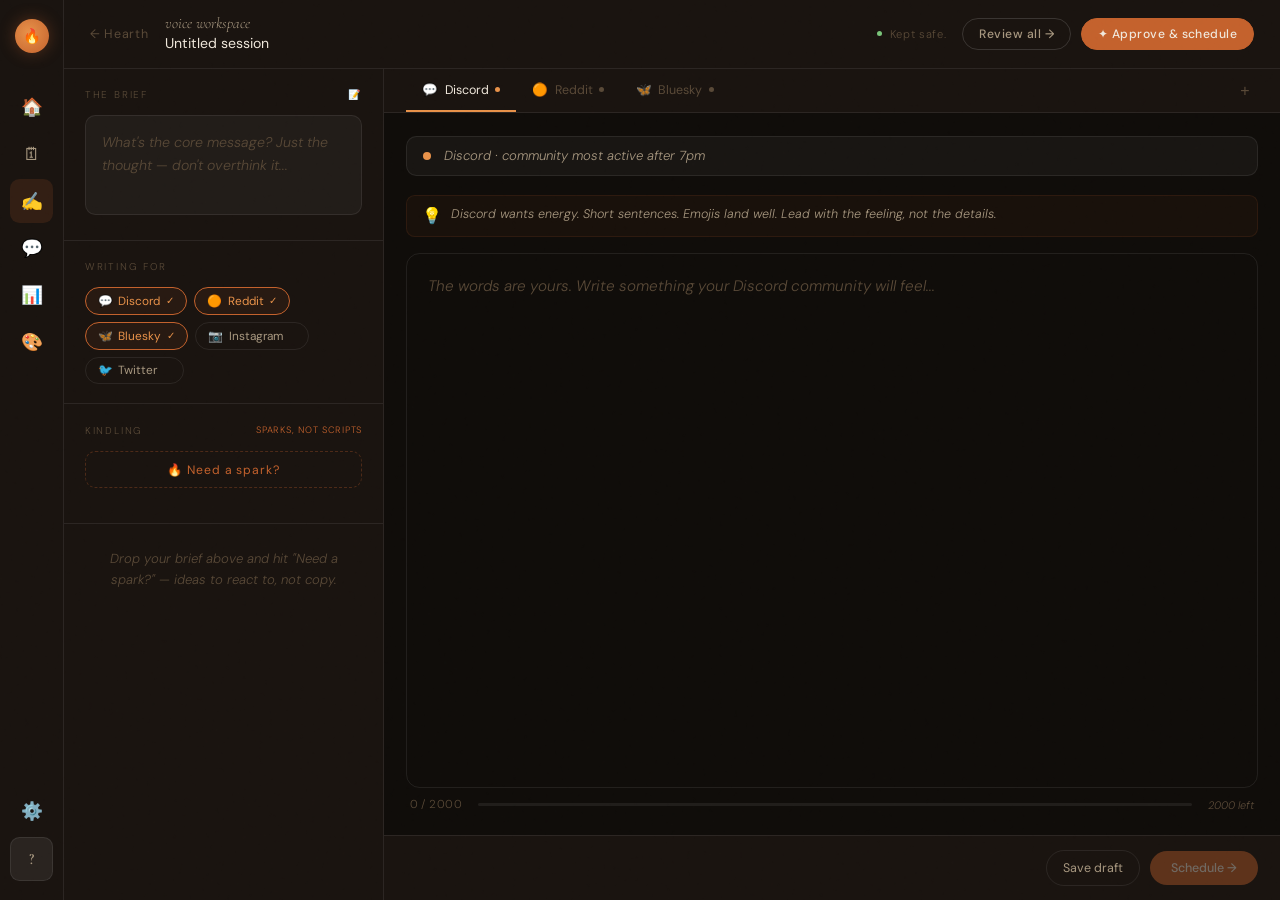
<file: workspace.html>
<!DOCTYPE html>
<html lang="en">
<head>
<meta charset="UTF-8">
<meta name="viewport" content="width=device-width, initial-scale=1.0">
<title>Commune Hearth — Voice Workspace</title>
<link rel="stylesheet" href="shared/base.css">
<style>
html, body { height: 100%; overflow: hidden; }
.app-shell { display: flex; height: 100vh; overflow: hidden; }

/* WORKSPACE */
.workspace { flex: 1; display: flex; flex-direction: column; height: 100vh; overflow: hidden; }

/* TOP BAR */
.ws-top {
  display: flex; align-items: center; gap: 1rem;
  padding: 0.9rem 1.6rem; border-bottom: 1px solid var(--border);
  flex-shrink: 0; background: var(--bg2); transition: all 0.35s;
}
.ws-back { background: none; border: none; color: var(--faint); cursor: pointer; font-size: 0.78rem; letter-spacing: 0.06em; display: flex; align-items: center; gap: 0.35rem; transition: color 0.2s; font-family: 'DM Sans', sans-serif; flex-shrink: 0; }
.ws-back:hover { color: var(--muted); }
.ws-title-block { flex: 1; min-width: 0; }
.ws-label { font-family: var(--heading-font); font-size: 0.95rem; font-weight: 300; font-style: italic; color: var(--muted); }
.ws-session-name { font-size: 0.88rem; color: var(--text); font-weight: 400; outline: none; border-bottom: 1px solid transparent; transition: border-color 0.2s; display: inline-block; max-width: 280px; }
.ws-session-name:focus { border-bottom-color: var(--accent); }
.ws-save-status { display: flex; align-items: center; gap: 0.5rem; font-size: 0.7rem; color: var(--faint); letter-spacing: 0.06em; flex-shrink: 0; }
.save-dot { width: 5px; height: 5px; border-radius: 50%; background: var(--faint); transition: background 0.4s; }
.save-dot.saving { background: var(--accent2); animation: saveBlink 1s ease-in-out infinite; }
.save-dot.saved  { background: #7ac47a; }
@keyframes saveBlink { 0%,100%{opacity:1} 50%{opacity:0.4} }
.ws-actions { display: flex; gap: 0.6rem; flex-shrink: 0; }
.btn-sm { padding: 0.45rem 1rem; border-radius: 2rem; font-family: 'DM Sans', sans-serif; font-size: 0.76rem; font-weight: 500; letter-spacing: 0.04em; cursor: pointer; transition: all 0.25s; border: 1px solid var(--border2); background: none; color: var(--muted); }
.btn-sm:hover { color: var(--text); border-color: var(--muted); }
.btn-sm.primary { background: var(--accent); border-color: var(--accent); color: var(--btn-text); }
.btn-sm.primary:hover { background: var(--accent2); border-color: var(--accent2); }

/* SPLIT */
.split { flex: 1; display: flex; overflow: hidden; min-height: 0; }

/* LEFT PANEL */
.left-panel { width: 320px; flex-shrink: 0; border-right: 1px solid var(--border); display: flex; flex-direction: column; overflow: hidden; background: var(--bg2); transition: background 0.35s; }
.panel-sec { padding: 1.2rem 1.3rem; border-bottom: 1px solid var(--border); }
.panel-sec:last-child { border-bottom: none; flex: 1; overflow: hidden; display: flex; flex-direction: column; }
.panel-lbl { font-size: 0.62rem; letter-spacing: 0.18em; text-transform: uppercase; color: var(--faint); margin-bottom: 0.9rem; display: flex; align-items: center; justify-content: space-between; }
.brief-area { width: 100%; background: var(--surface); border: 1px solid var(--border); border-radius: 0.65rem; padding: 0.9rem 1rem; color: var(--text); font-family: 'DM Sans', sans-serif; font-size: 0.88rem; font-weight: 300; line-height: 1.65; resize: none; outline: none; min-height: 100px; transition: border-color 0.3s; caret-color: var(--accent2); }
.brief-area::placeholder { color: var(--faint); font-style: italic; }
.brief-area:focus { border-color: rgba(196,98,45,0.5); }

/* PLATFORM PILLS */
.p-pills { display: flex; flex-wrap: wrap; gap: 0.45rem; }
.p-pill { padding: 0.3rem 0.75rem; border: 1px solid var(--border); border-radius: 2rem; font-size: 0.74rem; color: var(--muted); cursor: pointer; transition: all 0.22s; background: none; font-family: 'DM Sans', sans-serif; display: flex; align-items: center; gap: 0.35rem; }
.p-pill:hover { border-color: var(--border2); color: var(--text); }
.p-pill.active { border-color: var(--accent); color: var(--accent2); background: rgba(196,98,45,0.08); }
.p-pill .pill-check { opacity: 0; font-size: 0.6rem; transition: opacity 0.2s; }
.p-pill.active .pill-check { opacity: 1; }

/* KINDLING */
.kindling-wrap { flex: 1; overflow: hidden; display: flex; flex-direction: column; }
.kindling-scroll { flex: 1; overflow-y: auto; padding: 0 1.3rem 1rem; }
.kindling-scroll::-webkit-scrollbar { width: 3px; }
.kindling-scroll::-webkit-scrollbar-thumb { background: var(--faint); border-radius: 2px; }

.spark-btn { width: 100%; padding: 0.6rem; border: 1px dashed rgba(196,98,45,0.3); border-radius: 0.65rem; background: none; color: var(--accent); font-family: 'DM Sans', sans-serif; font-size: 0.76rem; letter-spacing: 0.08em; cursor: pointer; transition: all 0.25s; margin-bottom: 1rem; display: flex; align-items: center; justify-content: center; gap: 0.5rem; }
.spark-btn:hover { border-color: var(--accent); background: rgba(196,98,45,0.05); }
.spark-btn:disabled { opacity: 0.5; cursor: not-allowed; }

.k-empty { text-align: center; padding: 1.5rem 0.5rem; font-size: 0.82rem; color: var(--faint); font-style: italic; line-height: 1.6; }
.k-group { margin-bottom: 1.2rem; }
.k-group-lbl { font-size: 0.6rem; letter-spacing: 0.15em; text-transform: uppercase; color: var(--faint); margin-bottom: 0.55rem; display: flex; align-items: center; gap: 0.5rem; }
.k-group-lbl::before { content: ''; display: block; width: 1rem; height: 1px; background: var(--faint); }
.k-card { padding: 0.75rem 0.9rem; border: 1px solid var(--border); border-radius: 0.6rem; background: var(--surface); cursor: pointer; transition: all 0.25s; margin-bottom: 0.5rem; position: relative; overflow: hidden; }
.k-card::before { content: ''; position: absolute; left: 0; top: 0; bottom: 0; width: 3px; background: var(--accent); opacity: 0; transition: opacity 0.25s; }
.k-card:hover { border-color: rgba(196,98,45,0.4); }
.k-card:hover::before { opacity: 1; }
.k-card.used { opacity: 0.4; }
.k-card-text { font-size: 0.82rem; color: var(--muted); line-height: 1.55; }
.k-card-text em { font-style: italic; color: var(--text); }
.k-card-action { font-size: 0.62rem; color: var(--faint); margin-top: 0.4rem; letter-spacing: 0.06em; text-transform: uppercase; }

/* API KEY PROMPT */
.api-key-notice {
  padding: 0.8rem 1rem; background: rgba(196,98,45,0.06); border: 1px solid rgba(196,98,45,0.2);
  border-radius: 0.65rem; margin-bottom: 0.8rem;
}
.api-key-notice p { font-size: 0.76rem; color: var(--muted); margin-bottom: 0.6rem; line-height: 1.5; }
.api-key-input { width: 100%; background: var(--surface); border: 1px solid var(--border); border-radius: 0.4rem; padding: 0.4rem 0.7rem; color: var(--text); font-family: 'DM Sans', sans-serif; font-size: 0.76rem; outline: none; transition: border-color 0.2s; }
.api-key-input:focus { border-color: var(--accent); }
.api-save-btn { margin-top: 0.5rem; font-size: 0.7rem; color: var(--accent); background: none; border: none; cursor: pointer; font-family: 'DM Sans', sans-serif; letter-spacing: 0.06em; }

/* RIGHT PANEL */
.right-panel { flex: 1; display: flex; flex-direction: column; overflow: hidden; }

/* TABS */
.platform-tabs { display: flex; align-items: center; padding: 0 1.4rem; border-bottom: 1px solid var(--border); flex-shrink: 0; overflow-x: auto; background: var(--bg2); }
.platform-tabs::-webkit-scrollbar { display: none; }
.p-tab { padding: 0.8rem 1rem; font-size: 0.78rem; cursor: pointer; border-bottom: 2px solid transparent; color: var(--faint); transition: all 0.22s; white-space: nowrap; display: flex; align-items: center; gap: 0.4rem; background: none; border-top: none; border-left: none; border-right: none; font-family: 'DM Sans', sans-serif; flex-shrink: 0; }
.p-tab:hover { color: var(--muted); }
.p-tab.active { color: var(--text); border-bottom-color: var(--accent2); }
.tab-dot { width: 5px; height: 5px; border-radius: 50%; background: var(--faint); transition: background 0.3s; }
.p-tab.has-content .tab-dot, .p-tab.active .tab-dot { background: var(--accent2); }
.tabs-add { margin-left: auto; padding: 0.5rem; color: var(--faint); cursor: pointer; background: none; border: none; font-size: 1rem; transition: color 0.2s; flex-shrink: 0; }
.tabs-add:hover { color: var(--accent2); }

/* WRITING AREA */
.writing-area { flex: 1; display: flex; flex-direction: column; overflow: hidden; padding: 1.4rem; }

.voice-bar { display: flex; align-items: center; gap: 0.8rem; padding: 0.65rem 1rem; border: 1px solid var(--border); border-radius: 0.65rem; background: var(--surface); margin-bottom: 1.2rem; flex-shrink: 0; transition: border-color 0.3s; }
.voice-bar:hover { border-color: var(--border2); }
.voice-dot { width: 8px; height: 8px; border-radius: 50%; background: var(--accent2); flex-shrink: 0; animation: vdPulse 3s ease-in-out infinite; }
@keyframes vdPulse { 0%,100%{opacity:0.7;transform:scale(1)} 50%{opacity:1;transform:scale(1.2)} }
.voice-label { font-size: 0.7rem; color: var(--faint); letter-spacing: 0.06em; text-transform: uppercase; }
.voice-name { font-size: 0.82rem; color: var(--muted); font-style: italic; flex: 1; }
.voice-link { font-size: 0.66rem; color: var(--accent); letter-spacing: 0.06em; text-transform: uppercase; cursor: pointer; transition: color 0.2s; background: none; border: none; font-family: 'DM Sans', sans-serif; }
.voice-link:hover { color: var(--accent2); }

.platform-tip { display: flex; align-items: flex-start; gap: 0.6rem; padding: 0.6rem 0.9rem; border-radius: 0.55rem; background: rgba(196,98,45,0.05); border: 1px solid rgba(196,98,45,0.12); margin-bottom: 1rem; flex-shrink: 0; }
.tip-text { font-size: 0.78rem; color: var(--muted); line-height: 1.5; font-style: italic; }

.post-textarea-wrap { flex: 1; display: flex; flex-direction: column; min-height: 0; }
.post-textarea { flex: 1; width: 100%; background: transparent; border: 1px solid var(--border); border-radius: 0.85rem; padding: 1.2rem 1.3rem; color: var(--text); font-family: 'DM Sans', sans-serif; font-size: 0.95rem; font-weight: 300; line-height: 1.75; resize: none; outline: none; transition: border-color 0.3s; caret-color: var(--accent2); min-height: 0; }
.post-textarea::placeholder { color: var(--faint); font-style: italic; }
.post-textarea:focus { border-color: rgba(196,98,45,0.4); }
.post-textarea.k-hover { border-color: var(--accent); border-style: dashed; }

.char-bar { display: flex; align-items: center; padding: 0.6rem 0.2rem 0; flex-shrink: 0; }
.char-count { font-size: 0.72rem; color: var(--faint); letter-spacing: 0.04em; }
.char-count.warn { color: #e8c44a; }
.char-count.over { color: #e84a4a; }
.char-fill-wrap { flex: 1; height: 3px; background: var(--surface2); border-radius: 2px; margin: 0 1rem; overflow: hidden; }
.char-fill { height: 100%; border-radius: 2px; background: var(--accent); transition: width 0.2s, background 0.3s; }
.char-fill.warn { background: #e8c44a; }
.char-fill.over { background: #e84a4a; }
.char-right { font-size: 0.68rem; color: var(--faint); font-style: italic; }

/* ACTION BAR */
.action-bar { display: flex; align-items: center; gap: 0.8rem; padding: 0.9rem 1.4rem; border-top: 1px solid var(--border); flex-shrink: 0; background: var(--bg2); flex-wrap: wrap; }
.action-bar-left { display: flex; gap: 0.5rem; flex: 1; align-items: center; overflow-x: auto; }
.action-bar-right { display: flex; gap: 0.6rem; align-items: center; }
.tone-chip { padding: 0.28rem 0.7rem; border: 1px solid var(--border); border-radius: 2rem; font-size: 0.7rem; color: var(--faint); cursor: pointer; transition: all 0.2s; background: none; font-family: 'DM Sans', sans-serif; white-space: nowrap; }
.tone-chip:hover { border-color: var(--border2); color: var(--muted); }
.tone-chip.active { border-color: var(--accent); color: var(--accent); background: rgba(196,98,45,0.07); }
.schedule-btn { padding: 0.55rem 1.3rem; background: var(--accent); color: var(--btn-text); border: none; border-radius: 2rem; font-family: 'DM Sans', sans-serif; font-size: 0.78rem; font-weight: 500; cursor: pointer; transition: all 0.25s; display: flex; align-items: center; gap: 0.4rem; }
.schedule-btn:hover { background: var(--accent2); transform: translateY(-1px); box-shadow: 0 5px 16px rgba(196,98,45,0.3); }
.schedule-btn:disabled { opacity: 0.4; cursor: not-allowed; transform: none; box-shadow: none; }
.save-draft-btn { padding: 0.55rem 1rem; background: none; color: var(--muted); border: 1px solid var(--border); border-radius: 2rem; font-family: 'DM Sans', sans-serif; font-size: 0.78rem; cursor: pointer; transition: all 0.25s; }
.save-draft-btn:hover { border-color: var(--border2); color: var(--text); }

/* APPROVAL MODAL */
.modal-overlay { position: fixed; inset: 0; z-index: 500; background: rgba(0,0,0,0.6); backdrop-filter: blur(6px); display: flex; align-items: center; justify-content: center; opacity: 0; pointer-events: none; transition: opacity 0.3s; }
.modal-overlay.open { opacity: 1; pointer-events: all; }
.modal { background: var(--bg2); border: 1px solid var(--border2); border-radius: 1.2rem; padding: 2rem; width: 90%; max-width: 560px; max-height: 80vh; overflow-y: auto; transform: translateY(20px); transition: transform 0.3s; }
.modal-overlay.open .modal { transform: translateY(0); }
.modal-title { font-family: var(--heading-font); font-size: 1.6rem; font-weight: 300; font-style: italic; margin-bottom: 0.4rem; }
.modal-sub { font-size: 0.78rem; color: var(--faint); margin-bottom: 1.6rem; letter-spacing: 0.04em; }
.approval-items { display: flex; flex-direction: column; gap: 1rem; }
.approval-item { border: 1px solid var(--border); border-radius: 0.75rem; overflow: hidden; }
.approval-header { display: flex; align-items: center; gap: 0.7rem; padding: 0.7rem 1rem; background: var(--surface); border-bottom: 1px solid var(--border); }
.approval-platform-name { font-size: 0.78rem; font-weight: 500; flex: 1; }
.approval-edit { font-size: 0.65rem; color: var(--accent); letter-spacing: 0.06em; text-transform: uppercase; cursor: pointer; background: none; border: none; font-family: 'DM Sans', sans-serif; transition: color 0.2s; }
.approval-edit:hover { color: var(--accent2); }
.approval-content { padding: 0.9rem 1rem; font-size: 0.86rem; color: var(--muted); line-height: 1.65; font-style: italic; white-space: pre-wrap; }
.approval-empty { padding: 0.9rem 1rem; font-size: 0.8rem; color: var(--faint); font-style: italic; }
.modal-actions { display: flex; gap: 0.7rem; margin-top: 1.6rem; justify-content: flex-end; }

/* RESPONSIVE */
@media (max-width: 1024px) {
  .split { flex-direction: column; overflow-y: auto; height: auto; }
  .left-panel { width: 100%; border-right: none; border-bottom: 1px solid var(--border); overflow: visible; height: auto; }
  .kindling-wrap { max-height: 280px; }
  .right-panel { overflow: visible; height: auto; }
  .writing-area { height: auto; overflow: visible; }
  .post-textarea { min-height: 180px; flex: none; }
  html, body { overflow: auto; height: auto; }
  .app-shell { height: auto; min-height: 100vh; }
  .workspace { height: auto; overflow: visible; }
  .action-bar { position: sticky; bottom: 0; z-index: 10; }
}
@media (max-width: 599px) {
  .ws-actions .btn-sm:not(.primary) { display: none; }
  .left-panel { width: 100%; }
}
</style>
</head>
<body>

<div class="app-shell">
  <div id="sidebar-mount"></div>
  <div id="theme-panel-mount"></div>

  <div class="workspace">

    <!-- TOP BAR -->
    <div class="ws-top">
      <button class="ws-back" onclick="navigateTo('dashboard.html')">← Hearth</button>
      <div class="ws-title-block">
        <div class="ws-label">voice workspace</div>
        <span class="ws-session-name" id="session-name" contenteditable="true" spellcheck="false">New session</span>
      </div>
      <div class="ws-save-status">
        <div class="save-dot saved" id="save-dot"></div>
        <span id="save-text">Kept safe.</span>
      </div>
      <div class="ws-actions">
        <button class="btn-sm" onclick="openApproval()">Review all →</button>
        <button class="btn-sm primary" onclick="openApproval()">✦ Approve &amp; schedule</button>
      </div>
    </div>

    <!-- SPLIT -->
    <div class="split">

      <!-- LEFT PANEL -->
      <div class="left-panel">

        <!-- BRIEF -->
        <div class="panel-sec">
          <div class="panel-lbl">The brief <span>📝</span></div>
          <textarea class="brief-area" id="brief-area" placeholder="What's the core message? Just the thought — don't overthink it..." oninput="onBriefInput()"></textarea>
        </div>

        <!-- PLATFORMS -->
        <div class="panel-sec">
          <div class="panel-lbl">Writing for</div>
          <div class="p-pills" id="p-pills">
            <button class="p-pill active" data-platform="discord" onclick="togglePlatform(this,'discord')"><span>💬</span>Discord<span class="pill-check">✓</span></button>
            <button class="p-pill active" data-platform="reddit"  onclick="togglePlatform(this,'reddit')"><span>🟠</span>Reddit<span class="pill-check">✓</span></button>
            <button class="p-pill active" data-platform="bluesky" onclick="togglePlatform(this,'bluesky')"><span>🦋</span>Bluesky<span class="pill-check">✓</span></button>
            <button class="p-pill" data-platform="instagram" onclick="togglePlatform(this,'instagram')"><span>📷</span>Instagram<span class="pill-check">✓</span></button>
            <button class="p-pill" data-platform="twitter"   onclick="togglePlatform(this,'twitter')"><span>🐦</span>Twitter<span class="pill-check">✓</span></button>
          </div>
        </div>

        <!-- KINDLING -->
        <div class="panel-sec">
          <div class="panel-lbl">Kindling <span style="font-size:0.58rem;color:var(--accent);letter-spacing:0.08em;text-transform:uppercase">sparks, not scripts</span></div>
          <button class="spark-btn" id="spark-btn" onclick="generateKindling()">🔥 Need a spark?</button>
        </div>
        <div class="kindling-wrap">
          <div class="kindling-scroll" id="kindling-scroll">
            <div class="k-empty" id="k-empty">Drop your brief above and hit "Need a spark?" — ideas to react to, not copy.</div>
            <div id="k-cards"></div>
          </div>
        </div>

      </div>

      <!-- RIGHT PANEL -->
      <div class="right-panel">

        <!-- TABS -->
        <div class="platform-tabs" id="platform-tabs">
          <button class="p-tab active" data-tab="discord" onclick="switchTab('discord')"><span>💬</span>Discord<span class="tab-dot"></span></button>
          <button class="p-tab" data-tab="reddit"  onclick="switchTab('reddit')"><span>🟠</span>Reddit<span class="tab-dot"></span></button>
          <button class="p-tab" data-tab="bluesky" onclick="switchTab('bluesky')"><span>🦋</span>Bluesky<span class="tab-dot"></span></button>
          <button class="tabs-add">+</button>
        </div>

        <!-- WRITING AREA -->
        <div class="writing-area">
          <!-- ROTATING PLATFORM STAT -->
          <div class="voice-bar" id="platform-stat-bar">
            <div class="voice-dot"></div>
            <span class="voice-name" id="platform-stat-text">Discord · last posted 2 hours ago</span>
          </div>
          <div class="platform-tip">
            <span>💡</span>
            <span class="tip-text" id="tip-text">Discord wants energy. Short sentences. Emojis land well. Lead with the feeling, not the details.</span>
          </div>
          <div class="post-textarea-wrap">
            <textarea class="post-textarea" id="post-textarea" placeholder="The words are yours. Write something your community will feel..." oninput="onTextInput()" spellcheck="true"></textarea>
            <div class="char-bar">
              <span class="char-count" id="char-count">0 / 2000</span>
              <div class="char-fill-wrap"><div class="char-fill" id="char-fill" style="width:0%"></div></div>
              <span class="char-right" id="char-right">no limit</span>
            </div>
          </div>
        </div>

        <!-- ACTION BAR -->
        <div class="action-bar">
          <div class="action-bar-right" style="margin-left:auto">
            <button class="save-draft-btn" onclick="saveDraft()">Save draft</button>
            <button class="schedule-btn" id="schedule-btn" onclick="openApproval()" disabled>Schedule →</button>
          </div>
        </div>

      </div>
    </div>
  </div>
</div>

<!-- APPROVAL MODAL -->
<div class="modal-overlay" id="modal-overlay" onclick="handleModalClick(event)">
  <div class="modal">
    <div class="modal-title">Before the spark flies.</div>
    <div class="modal-sub">These are your words. Review each one before they reach your community.</div>
    <div class="approval-items" id="approval-items"></div>
    <div class="modal-actions">
      <button class="btn-sm" onclick="closeApproval()">Keep writing</button>
      <button class="btn-sm primary" onclick="confirmSchedule()">✦ Looks good — schedule it</button>
    </div>
  </div>
</div>

<script src="shared/storage.js"></script>
<script src="shared/theme.js"></script>
<script src="shared/nav.js"></script>
<script>
  initTheme();
  mountSidebar('workspace');
  mountThemePanel();
  setTimeout(syncThemePanelUI, 50);

  // ── PLATFORM CONFIG ──
  const PLATFORMS = {
    discord:   { icon:'💬', name:'Discord',   limit:2000,  tip:'Discord wants energy. Short sentences. Emojis land well. Lead with the feeling, not the details.', voice:'your Discord voice' },
    reddit:    { icon:'🟠', name:'Reddit',    limit:40000, tip:'Reddit wants context. Write for someone who just found the community. A little more formal, a little more thorough.', voice:'your Reddit voice' },
    bluesky:   { icon:'🦋', name:'Bluesky',  limit:300,   tip:'Bluesky is witty and warm. Short, punchy, a hint of personality. Hashtags are optional here.', voice:'your Bluesky voice' },
    instagram: { icon:'📷', name:'Instagram', limit:2200,  tip:"Instagram needs a hook in the first line — that's all most people read. Put the most important thing first.", voice:'your Instagram voice' },
    twitter:   { icon:'🐦', name:'Twitter',   limit:280,   tip:'280 characters. Every word earns its place. Make the first five words impossible to scroll past.', voice:'your Twitter voice' },
  };

  // ── STATE ──
  let activeTab = 'discord';
  let contents  = {};
  const DEFAULT_PLATFORMS = ['discord', 'reddit', 'bluesky'];
  let activePlatforms = [...DEFAULT_PLATFORMS];
  let saveTimer = null;
  let statRotateTimer = null;
  let statSwapTimer = null;
  let statIndex = 0;

  // ── ROTATING PLATFORM STATS ──────────────────────────────
  const PLATFORM_STATS = {
    discord:   [
      'Discord · last posted 2 hours ago',
      'Discord · your most active platform',
      'Discord · 8 posts this week',
      'Discord · community most active after 7pm',
      'Discord · shortest posts perform best here',
    ],
    reddit:    [
      'Reddit · last posted yesterday',
      'Reddit · context-first posts get the most traction',
      'Reddit · 3 posts this week',
      'Reddit · longer form works well here',
      'Reddit · your quietest platform this week',
    ],
    bluesky:   [
      'Bluesky · last posted 3 days ago',
      'Bluesky · your newest platform',
      'Bluesky · wit lands well here',
      'Bluesky · 2 posts this week',
      'Bluesky · growing faster than expected',
    ],
    instagram: [
      'Instagram · last posted 4 days ago',
      'Instagram · hook in the first line — always',
      'Instagram · visual posts outperform text here',
      'Instagram · 1 post this week',
      'Instagram · your highest reach platform',
    ],
    twitter:   [
      'Twitter · last posted 5 days ago',
      'Twitter · 280 characters — every word earns its place',
      'Twitter · 2 posts this week',
      'Twitter · first 5 words decide everything',
      'Twitter · your lowest engagement platform lately',
    ],
  };

  // Load saved state
  (function loadSaved() {
    const s = HS.getSession();
    const n = document.getElementById('session-name');
    if (s.name) n.textContent = s.name;
    if (s.brief) document.getElementById('brief-area').value = s.brief;
    const user = HS.getUser();
    if (Array.isArray(user.platforms)) {
      const normalized = user.platforms
        .map(p => String(p).toLowerCase())
        .filter((p, i, arr) => PLATFORMS[p] && arr.indexOf(p) === i);
      if (normalized.length) activePlatforms = normalized;
    }
    if (!activePlatforms.includes(activeTab)) activeTab = activePlatforms[0];
    document.querySelectorAll('#p-pills .p-pill').forEach(btn => {
      const platform = btn.dataset.platform;
      btn.classList.toggle('active', activePlatforms.includes(platform));
    });
    const d = HS.getDrafts();
    Object.assign(contents, d);
    rebuildTabs();
    loadTab(activeTab);
  })();

  // Session name save
  document.getElementById('session-name').addEventListener('input', function() {
    HS.setSession({ name: this.textContent.trim() });
  });

  // ── BRIEF ──
  function onBriefInput() {
    HS.setSession({ brief: document.getElementById('brief-area').value });
    triggerSave();
  }

  // ── PLATFORMS ──
  function togglePlatform(el, platform) {
    el.classList.toggle('active');
    const isActive = el.classList.contains('active');
    if (isActive) { if (!activePlatforms.includes(platform)) activePlatforms.push(platform); }
    else { activePlatforms = activePlatforms.filter(p => p !== platform); }
    rebuildTabs();
  }

  function rebuildTabs() {
    const container = document.getElementById('platform-tabs');
    const addBtn = container.querySelector('.tabs-add');
    container.querySelectorAll('.p-tab').forEach(t => t.remove());
    activePlatforms.forEach(p => {
      const pl = PLATFORMS[p];
      const btn = document.createElement('button');
      btn.className = 'p-tab' + (p === activeTab ? ' active' : '') + (contents[p] ? ' has-content' : '');
      btn.dataset.tab = p;
      btn.innerHTML = `<span>${pl.icon}</span>${pl.name}<span class="tab-dot"></span>`;
      btn.onclick = () => switchTab(p);
      container.insertBefore(btn, addBtn);
    });
    if (!activePlatforms.includes(activeTab) && activePlatforms.length > 0) switchTab(activePlatforms[0]);
  }

  // ── TABS ──
  function loadTab(platform) {
    const pl = PLATFORMS[platform];
    document.getElementById('post-textarea').value = contents[platform] || '';
    document.getElementById('post-textarea').placeholder = `The words are yours. Write something your ${pl.name} community will feel...`;
    document.getElementById('tip-text').textContent = pl.tip;
    updateCharCount();
    updateScheduleBtn();
    startStatRotation(platform);
  }

  function switchTab(platform) {
    contents[activeTab] = document.getElementById('post-textarea').value;
    HS.setDraft(activeTab, contents[activeTab]);
    activeTab = platform;
    loadTab(platform);
    document.querySelectorAll('.p-tab').forEach(t => t.classList.toggle('active', t.dataset.tab === platform));
  }

  // ── TEXT ──
  function onTextInput() {
    contents[activeTab] = document.getElementById('post-textarea').value;
    updateStatBar(activeTab);
    updateCharCount(); updateScheduleBtn(); markTabContent();
    triggerSave();
  }

  function updateCharCount() {
    const val = document.getElementById('post-textarea').value;
    const len = val.length;
    const limit = PLATFORMS[activeTab].limit;
    const pct = Math.min((len/limit)*100, 100);
    const fill  = document.getElementById('char-fill');
    const count = document.getElementById('char-count');
    const right = document.getElementById('char-right');
    count.textContent = limit >= 10000 ? `${len} chars` : `${len} / ${limit}`;
    if (len > limit) {
      fill.style.width='100%'; fill.className='char-fill over';
      count.className='char-count over'; right.textContent=`${len-limit} over`;
    } else if (len > limit*0.85) {
      fill.style.width=pct+'%'; fill.className='char-fill warn';
      count.className='char-count warn'; right.textContent=`${limit-len} left`;
    } else {
      fill.style.width=pct+'%'; fill.className='char-fill';
      count.className='char-count'; right.textContent=limit>=10000?'no limit':`${limit-len} left`;
    }
  }

  function markTabContent() {
    document.querySelectorAll('.p-tab').forEach(t => {
      if (t.dataset.tab) t.classList.toggle('has-content', !!(contents[t.dataset.tab]));
    });
  }

  function updateScheduleBtn() {
    const hasAny = activePlatforms.some(p => contents[p] && contents[p].trim());
    document.getElementById('schedule-btn').disabled = !hasAny;
  }

  function setTone(el) {} // retired — kept to avoid any lingering onclick errors

  function getLivePlatformText(platform) {
    const platformName = PLATFORMS[platform]?.name || 'Platform';
    const draftText = (contents[platform] ?? HS.getDrafts()[platform] ?? '').trim();
    if (draftText) return `${platformName} · 1 draft in progress`;
    const raw = PLATFORM_STATS[platform]?.[statIndex] || 'last posted recently';
    const suffix = raw.includes('·') ? raw.split('·').slice(1).join('·').trim() : raw;
    return `${platformName} · ${suffix}`;
  }

  function startStatRotation(platform) {
    clearInterval(statRotateTimer);
    clearTimeout(statSwapTimer);
    statIndex = Math.floor(Math.random() * PLATFORM_STATS[platform].length);
    updateStatBar(platform);
    statRotateTimer = setInterval(() => {
      statIndex = (statIndex + 1) % PLATFORM_STATS[platform].length;
      rotateStat(platform);
    }, 4000);
  }

  function updateStatBar(platform) {
    const el = document.getElementById('platform-stat-text');
    if (el) el.textContent = getLivePlatformText(platform);
  }

  function rotateStat(platform) {
    const bar = document.getElementById('platform-stat-bar');
    const el  = document.getElementById('platform-stat-text');
    if (!bar || !el) return;
    // Fade out, swap, fade in
    el.style.transition = 'opacity 0.3s';
    el.style.opacity = '0';
    clearTimeout(statSwapTimer);
    statSwapTimer = setTimeout(() => {
      el.textContent = getLivePlatformText(platform);
      el.style.opacity = '1';
    }, 320);
  }

  // ── SAVE ──
  function triggerSave() {
    const dot = document.getElementById('save-dot');
    const txt = document.getElementById('save-text');
    dot.className = 'save-dot saving'; txt.textContent = 'Tending your hearth...';
    clearTimeout(saveTimer);
    saveTimer = setTimeout(() => {
      activePlatforms.forEach(p => HS.setDraft(p, contents[p] || ''));
      dot.className = 'save-dot saved'; txt.textContent = 'Kept safe.';
    }, 1200);
  }

  function saveDraft() {
    triggerSave();
    const btn = document.querySelector('.save-draft-btn');
    btn.textContent = '✓ Draft saved';
    setTimeout(() => btn.textContent = 'Save draft', 2000);
  }

  // ── KINDLING ── (static — no API key needed)
  function generateKindling() {
    const brief = document.getElementById('brief-area').value.trim();
    const btn   = document.getElementById('spark-btn');
    if (!brief) { showToast('Add a brief first — even one sentence helps.'); return; }

    btn.disabled = true; btn.innerHTML = '🌱 Finding your sparks...';

    // Extract a few key words from the brief for more relevant-feeling sparks
    const words = brief.split(' ').filter(w => w.length > 4).slice(0, 3).join(', ');

    setTimeout(() => {
      renderKindling({
        angles: [
          { text: `The <em>build-up angle</em> — what's been building in this community that makes this moment matter? Write for the people who've been here since the beginning.` },
          { text: `The <em>invitation angle</em> — someone is reading this for the very first time. What do they need to feel welcome, not overwhelmed?` },
          { text: `The <em>emotional core angle</em> — forget the details for a second. What do you actually want your community to <em>feel</em> when they read this?` },
        ],
        openers: [
          { text: `"Something's been building here. ${brief.split('.')[0].trim()}."` },
          { text: `"This one's for everyone who showed up every single day."` },
          { text: `"Nobody's ready. That's what makes it worth showing up for."` },
        ],
        questions: [
          { text: `What does someone need to <em>know</em>? What do you want them to <em>feel</em>? What's the one thing you want them to <em>do</em>?` },
          { text: `If you could only say one sentence about this — the truest, most honest one — what would it be?` },
        ],
        toneNudges: activePlatforms.slice(0,2).map(p => ({
          platform: PLATFORMS[p].name,
          text: PLATFORMS[p].tip,
        })),
      });
      btn.disabled = false; btn.innerHTML = '🔥 Refresh sparks';
    }, 700);
  }

  function renderKindling(data) {
    document.getElementById('k-empty').style.display = 'none';
    const container = document.getElementById('k-cards');
    container.innerHTML = '';
    const groups = [
      { key:'angles',     label:'Angles to explore',             type:'angle',    action:'Use as starting point' },
      { key:'openers',    label:'Opening line sparks',            type:'opener',   action:'Steal this opener' },
      { key:'questions',  label:'Questions to write through',     type:'question', action:'Use as framework' },
      { key:'toneNudges', label:'Tone nudges for your platforms',  type:'tone',     action:'Keep in mind' },
    ];
    groups.forEach(({ key, label, type, action }) => {
      const items = data[key]; if (!items || !items.length) return;
      const group = document.createElement('div');
      group.className = 'k-group';
      group.innerHTML = `<div class="k-group-lbl">${label}</div>`;
      items.forEach(item => {
        const card = document.createElement('div');
        card.className = 'k-card';
        card.onclick = function() { useKindling(this, type); };
        let text = item.text || '';
        if (key === 'toneNudges' && item.platform) text = `<em>${item.platform}</em> — ${text}`;
        card.innerHTML = `<div class="k-card-text">${text}</div><div class="k-card-action">✦ ${action}</div>`;
        group.appendChild(card);
      });
      container.appendChild(group);
    });
  }

  function useKindling(el, type) {
    el.classList.add('used');
    const ta = document.getElementById('post-textarea');
    ta.classList.add('k-hover');
    setTimeout(() => ta.classList.remove('k-hover'), 600);
    const msgs = { angle:'Angle noted. Now make it yours.', opener:'Good opener stolen. Now finish the thought.', question:'Framework in mind. Write through it.', tone:'Tone dialled in. Feel the difference as you write.' };
    showToast(msgs[type] || 'Spark noted.');
  }

  // ── APPROVAL ──
  function openApproval() {
    contents[activeTab] = document.getElementById('post-textarea').value;
    const container = document.getElementById('approval-items');
    container.innerHTML = '';
    activePlatforms.forEach(p => {
      const pl = PLATFORMS[p];
      const item = document.createElement('div');
      item.className = 'approval-item';
      item.innerHTML = `
        <div class="approval-header">
          <span>${pl.icon}</span>
          <span class="approval-platform-name">${pl.name}</span>
          <button class="approval-edit" onclick="closeApproval();switchTab('${p}')">Edit →</button>
        </div>
        ${contents[p]?.trim()
          ? `<div class="approval-content">${escHtml(contents[p])}</div>`
          : `<div class="approval-empty">Nothing written yet for ${pl.name}.</div>`}`;
      container.appendChild(item);
    });
    document.getElementById('modal-overlay').classList.add('open');
  }
  function closeApproval() { document.getElementById('modal-overlay').classList.remove('open'); }
  function handleModalClick(e) { if (e.target === document.getElementById('modal-overlay')) closeApproval(); }
  function confirmSchedule() {
    closeApproval();
    HS.clearDrafts();
    const dot = document.getElementById('save-dot');
    const txt = document.getElementById('save-text');
    dot.className = 'save-dot saved';
    txt.textContent = 'Sent. Your community just grew a little warmer.';
    setTimeout(() => txt.textContent = 'Kept safe.', 5000);
  }

  function escHtml(s) {
    return s.replace(/&/g,'&amp;').replace(/</g,'&lt;').replace(/>/g,'&gt;').replace(/\n/g,'<br>');
  }

  // Init char count
  updateCharCount();
</script>
</body>
</html>
</file>
<file: shared/base.css>
/* ============================================================
   Commune Hearth — Base Styles
   Shared across all pages. Page-specific styles live in
   each HTML file's <style> block.
   ============================================================ */

@import url('https://fonts.googleapis.com/css2?family=Cormorant+Garamond:ital,wght@0,300;0,400;0,600;1,300;1,400&family=DM+Sans:wght@300;400;500&family=Syne:wght@400;700;800&family=Fraunces:ital,wght@0,300;0,600;1,300;1,600&display=swap');

/* ── CSS VARIABLES (defaults — overridden by theme.js) ── */
:root {
  --bg: #100d0a; --bg2: #1a1410; --bg3: #221a12;
  --surface: rgba(255,255,255,0.04); --surface2: rgba(255,255,255,0.07);
  --border: rgba(255,255,255,0.07); --border2: rgba(255,255,255,0.13);
  --accent: #c4622d; --accent2: #e8924a;
  --text: #f0e8dc; --muted: #a89880; --faint: #5a4a38;
  --btn-text: #f0e8dc; --never-bg: #2d1f0e;
  --heading-font: 'Cormorant Garamond', serif; --heading-weight: 300;
  --active-nav-bg: rgba(196,98,45,0.15); --hero-glow: rgba(196,98,45,0.15);
  --fire-core: #ff4500; --fire-mid: #ff8c00; --fire-bright: #ffe066;
  --fire-top: #fff5cc; --fire-glow-rgb: 255,107,0;
  --nav-w: 64px;
}

/* ── RESET ── */
*, *::before, *::after { box-sizing: border-box; margin: 0; padding: 0; }

/* ── BASE ── */
html { scroll-behavior: smooth; }
body {
  background-color: var(--bg);
  color: var(--text);
  font-family: 'DM Sans', sans-serif;
  font-weight: 300;
  overflow-x: hidden;
  transition: background-color 0.35s, color 0.35s,
              opacity 0.28s ease, transform 0.28s ease;
}

/* ── GRAIN ── */
body::before {
  content: ''; position: fixed; inset: 0; pointer-events: none; z-index: 999;
  background-image: url("data:image/svg+xml,%3Csvg viewBox='0 0 200 200' xmlns='http://www.w3.org/2000/svg'%3E%3Cfilter id='n'%3E%3CfeTurbulence type='fractalNoise' baseFrequency='0.85' numOctaves='4' stitchTiles='stitch'/%3E%3C/filter%3E%3Crect width='100%25' height='100%25' filter='url(%23n)' opacity='0.025'/%3E%3C/svg%3E");
  opacity: 0.3;
}

/* ── PAGE TRANSITIONS ── */
body.page-exit  { opacity: 0; transform: translateY(-6px); }
body.page-enter { opacity: 0; transform: translateY(8px);  }

/* ── SCROLLBAR ── */
::-webkit-scrollbar { width: 4px; height: 4px; }
::-webkit-scrollbar-track { background: transparent; }
::-webkit-scrollbar-thumb { background: var(--faint); border-radius: 2px; }

/* ── SIDEBAR ── */
#sidebar-mount {
  width: var(--nav-w); height: 100vh;
  background: var(--bg2); border-right: 1px solid var(--border);
  display: flex; flex-direction: column;
  align-items: center; padding: 1.2rem 0;
  flex-shrink: 0; z-index: 10;
  transition: background 0.35s, border-color 0.35s;
  position: relative;
}
.sidebar-logo {
  width: 34px; height: 34px; border-radius: 50%;
  background: radial-gradient(circle at 40% 40%, var(--accent2), var(--accent));
  display: flex; align-items: center; justify-content: center;
  font-size: 0.9rem; margin-bottom: 2rem; flex-shrink: 0;
  box-shadow: 0 0 16px rgba(196,98,45,0.35);
  animation: logoGlow 4s ease-in-out infinite; cursor: pointer;
}
@keyframes logoGlow {
  0%,100%{box-shadow:0 0 16px rgba(196,98,45,0.35)}
  50%{box-shadow:0 0 28px rgba(232,146,74,0.55)}
}
.nav-items {
  display: flex; flex-direction: column;
  gap: 0.2rem; flex: 1; width: 100%; padding: 0 0.6rem;
}
.nav-item {
  width: 100%; aspect-ratio: 1; border-radius: 0.6rem;
  display: flex; align-items: center; justify-content: center;
  font-size: 1.1rem; cursor: pointer; transition: all 0.2s;
  position: relative; background: none; border: none; color: var(--muted);
}
.nav-item:hover { background: var(--surface); color: var(--text); }
.nav-item.active { background: var(--active-nav-bg); color: var(--accent2); }
.nav-icon { pointer-events: none; }
.nav-tooltip {
  position: absolute; left: calc(100% + 0.7rem); top: 50%;
  transform: translateY(-50%); background: var(--bg3);
  border: 1px solid var(--border2); color: var(--text);
  font-size: 0.7rem; letter-spacing: 0.06em; padding: 0.28rem 0.65rem;
  border-radius: 0.4rem; white-space: nowrap;
  opacity: 0; pointer-events: none; transition: opacity 0.2s; z-index: 100;
}
.nav-item:hover .nav-tooltip { opacity: 1; }
.sidebar-bottom {
  padding: 0 0.6rem; display: flex;
  flex-direction: column; gap: 0.2rem; width: 100%;
}
.sidebar-avatar {
  width: 100%; aspect-ratio: 1; border-radius: 0.6rem;
  background: var(--surface2); border: 1px solid var(--border);
  display: flex; align-items: center; justify-content: center;
  font-family: var(--heading-font); font-size: 1rem; font-weight: 600;
  color: var(--muted); cursor: pointer; transition: all 0.2s;
}
.sidebar-avatar:hover { border-color: var(--accent); color: var(--accent2); }

/* ── COMMON LAYOUT ── */
.app-shell { display: flex; height: 100vh; overflow: hidden; }
.app-main  { flex: 1; height: 100vh; overflow-y: auto; }

/* ── CARD ── */
.card {
  background: var(--surface); border: 1px solid var(--border);
  border-radius: 1rem; padding: 1.3rem; transition: border-color 0.3s;
}
.card:hover { border-color: var(--border2); }
.card-label {
  font-size: 0.62rem; letter-spacing: 0.18em; text-transform: uppercase;
  color: var(--faint); margin-bottom: 0.9rem;
  display: flex; align-items: center; justify-content: space-between;
  transition: color 0.35s;
}
.card-label-action {
  font-size: 0.6rem; color: var(--accent); cursor: pointer;
  letter-spacing: 0.08em; transition: color 0.2s;
}
.card-label-action:hover { color: var(--accent2); }

/* ── BUTTONS ── */
.btn-primary {
  background: var(--accent); color: var(--btn-text); border: none;
  padding: 0.88rem 2.1rem; border-radius: 3rem;
  font-family: 'DM Sans', sans-serif; font-size: 0.88rem;
  font-weight: 500; letter-spacing: 0.04em;
  cursor: pointer; text-decoration: none; display: inline-block;
  transition: background 0.3s, transform 0.3s, box-shadow 0.3s;
}
.btn-primary:hover {
  background: var(--accent2); transform: translateY(-2px);
  box-shadow: 0 8px 28px rgba(var(--fire-glow-rgb),0.3);
}
.btn-ghost {
  background: none; border: 1px solid var(--border2);
  color: var(--muted); padding: 0.88rem 1.6rem; border-radius: 3rem;
  font-family: 'DM Sans', sans-serif; font-size: 0.88rem;
  cursor: pointer; transition: all 0.3s;
}
.btn-ghost:hover { color: var(--text); border-color: var(--muted); }

/* ── SECTION LABEL ── */
.section-label {
  font-size: 0.68rem; letter-spacing: 0.2em; text-transform: uppercase;
  color: var(--accent); margin-bottom: 1.5rem;
  display: flex; align-items: center; gap: 0.8rem; transition: color 0.35s;
}
.section-label::before {
  content: ''; display: block; width: 1.8rem; height: 1px;
  background: var(--accent); transition: background 0.35s;
}

/* ── THEME PANEL ── */
#theme-panel-mount { position: relative; }
.tp-overlay {
  position: fixed; inset: 0; z-index: 200;
  background: rgba(0,0,0,0.45); backdrop-filter: blur(4px);
  opacity: 0; pointer-events: none; transition: opacity 0.3s;
}
.tp-overlay.open { opacity: 1; pointer-events: all; }
.tp-panel {
  position: fixed; top: 0; left: 0; bottom: 0; z-index: 201;
  width: 300px; background: var(--bg2); border-right: 1px solid var(--border2);
  padding: 1.8rem 1.4rem; display: flex; flex-direction: column;
  gap: 1.1rem; overflow-y: auto;
  transition: transform 0.35s cubic-bezier(0.34,1.2,0.64,1);
  transform: translateX(-100%);
}
.tp-panel.open { transform: translateX(var(--nav-w)); }
.tp-close {
  position: absolute; top: 1.2rem; right: 1.2rem;
  background: none; border: none; color: var(--faint);
  cursor: pointer; font-size: 1rem; transition: color 0.2s;
}
.tp-close:hover { color: var(--text); }
.tp-head {}
.tp-title {
  font-family: var(--heading-font); font-size: 1.4rem;
  font-weight: 300; font-style: italic; color: var(--text);
}
.tp-sub { font-size: 0.72rem; letter-spacing: 0.1em; text-transform: uppercase; color: var(--faint); }
.tp-sect-label {
  font-size: 0.62rem; letter-spacing: 0.16em; text-transform: uppercase; color: var(--faint);
}
.tp-presets { display: grid; grid-template-columns: repeat(2,1fr); gap: 0.7rem; }
.tp-preset {
  border-radius: 0.75rem; border: 2px solid transparent;
  cursor: pointer; overflow: hidden; transition: all 0.25s; position: relative;
}
.tp-preset:hover { transform: scale(1.03); }
.tp-preset.active { border-color: var(--accent2); }
.tp-swatch { width: 100%; aspect-ratio: 16/9; }
.tp-preset span {
  position: absolute; bottom: 0; left: 0; right: 0; padding: 0.25rem 0.5rem;
  background: rgba(0,0,0,0.5); font-size: 0.65rem; letter-spacing: 0.1em;
  text-transform: uppercase; color: #fff;
}
.tp-divider { height: 1px; background: var(--border); }
.tp-colors { display: flex; flex-direction: column; gap: 0.65rem; }
.tp-row { display: flex; align-items: center; gap: 0.6rem; }
.tp-label { font-size: 0.75rem; color: var(--muted); flex: 1; }
.tp-sw-wrap {
  width: 1.6rem; height: 1.6rem; border-radius: 0.35rem;
  border: 1px solid var(--border2); overflow: hidden;
  position: relative; cursor: pointer; flex-shrink: 0;
}
.tp-sw-wrap input[type="color"] {
  position: absolute; inset: -4px; width: calc(100% + 8px);
  height: calc(100% + 8px); opacity: 0; cursor: pointer; border: none;
}
.tp-sw-vis { width: 100%; height: 100%; pointer-events: none; }
.tp-hex {
  width: 5.2rem; background: var(--surface); border: 1px solid var(--border);
  border-radius: 0.4rem; padding: 0.26rem 0.5rem; color: var(--text);
  font-family: 'DM Sans', sans-serif; font-size: 0.7rem;
  letter-spacing: 0.05em; outline: none; transition: border-color 0.2s;
  text-transform: uppercase;
}
.tp-hex:focus { border-color: var(--accent); }
.tp-hex.invalid { border-color: #e84040; }
.tp-reset {
  width: 100%; background: var(--surface); border: 1px solid var(--border);
  border-radius: 0.6rem; padding: 0.5rem; color: var(--muted);
  font-family: 'DM Sans', sans-serif; font-size: 0.72rem;
  letter-spacing: 0.08em; text-transform: uppercase; cursor: pointer;
  transition: all 0.2s;
}
.tp-reset:hover { border-color: var(--accent); color: var(--text); }
.tp-chapter {
  font-size: 0.72rem; color: var(--faint); line-height: 1.6;
  padding-top: 0.5rem; border-top: 1px solid var(--border);
}
.tp-chapter em { color: var(--accent); font-style: italic; }

/* ── TOAST ── */
.hearth-toast {
  position: fixed; bottom: 2.5rem; left: 50%; transform: translateX(-50%) translateY(8px);
  background: var(--bg3); border: 1px solid var(--border2);
  color: var(--muted); font-size: 0.78rem; letter-spacing: 0.04em;
  padding: 0.55rem 1.2rem; border-radius: 2rem; z-index: 500;
  font-family: 'DM Sans', sans-serif; font-style: italic;
  opacity: 0; transition: all 0.3s ease; pointer-events: none;
  white-space: nowrap;
}
.hearth-toast.visible { opacity: 1; transform: translateX(-50%) translateY(0); }

/* ── MOBILE SIDEBAR ── */
@media (max-width: 599px) {
  :root { --nav-w: 0px; }
  #sidebar-mount {
    width: 100%; height: 52px; flex-direction: row;
    position: fixed; bottom: 0; left: 0; right: 0; height: 52px;
    border-right: none; border-top: 1px solid var(--border);
    padding: 0 0.5rem; justify-content: space-around;
    overflow-x: auto; z-index: 50;
  }
  .sidebar-logo { margin: 0 0.3rem 0 0; width: 26px; height: 26px; font-size: 0.7rem; }
  .nav-items { flex-direction: row; padding: 0; justify-content: space-around; }
  .nav-item  { width: 40px; height: 40px; aspect-ratio: auto; font-size: 0.95rem; }
  .nav-tooltip { display: none; }
  .sidebar-bottom { flex-direction: row; padding: 0; }
  .sidebar-avatar { width: 36px; height: 36px; aspect-ratio: auto; font-size: 0.85rem; }
  .app-shell { flex-direction: column; }
  .app-main { padding-bottom: 60px; height: auto; overflow-y: auto; }
  .tp-panel { left: 0; width: 100%; }
}
</file>
